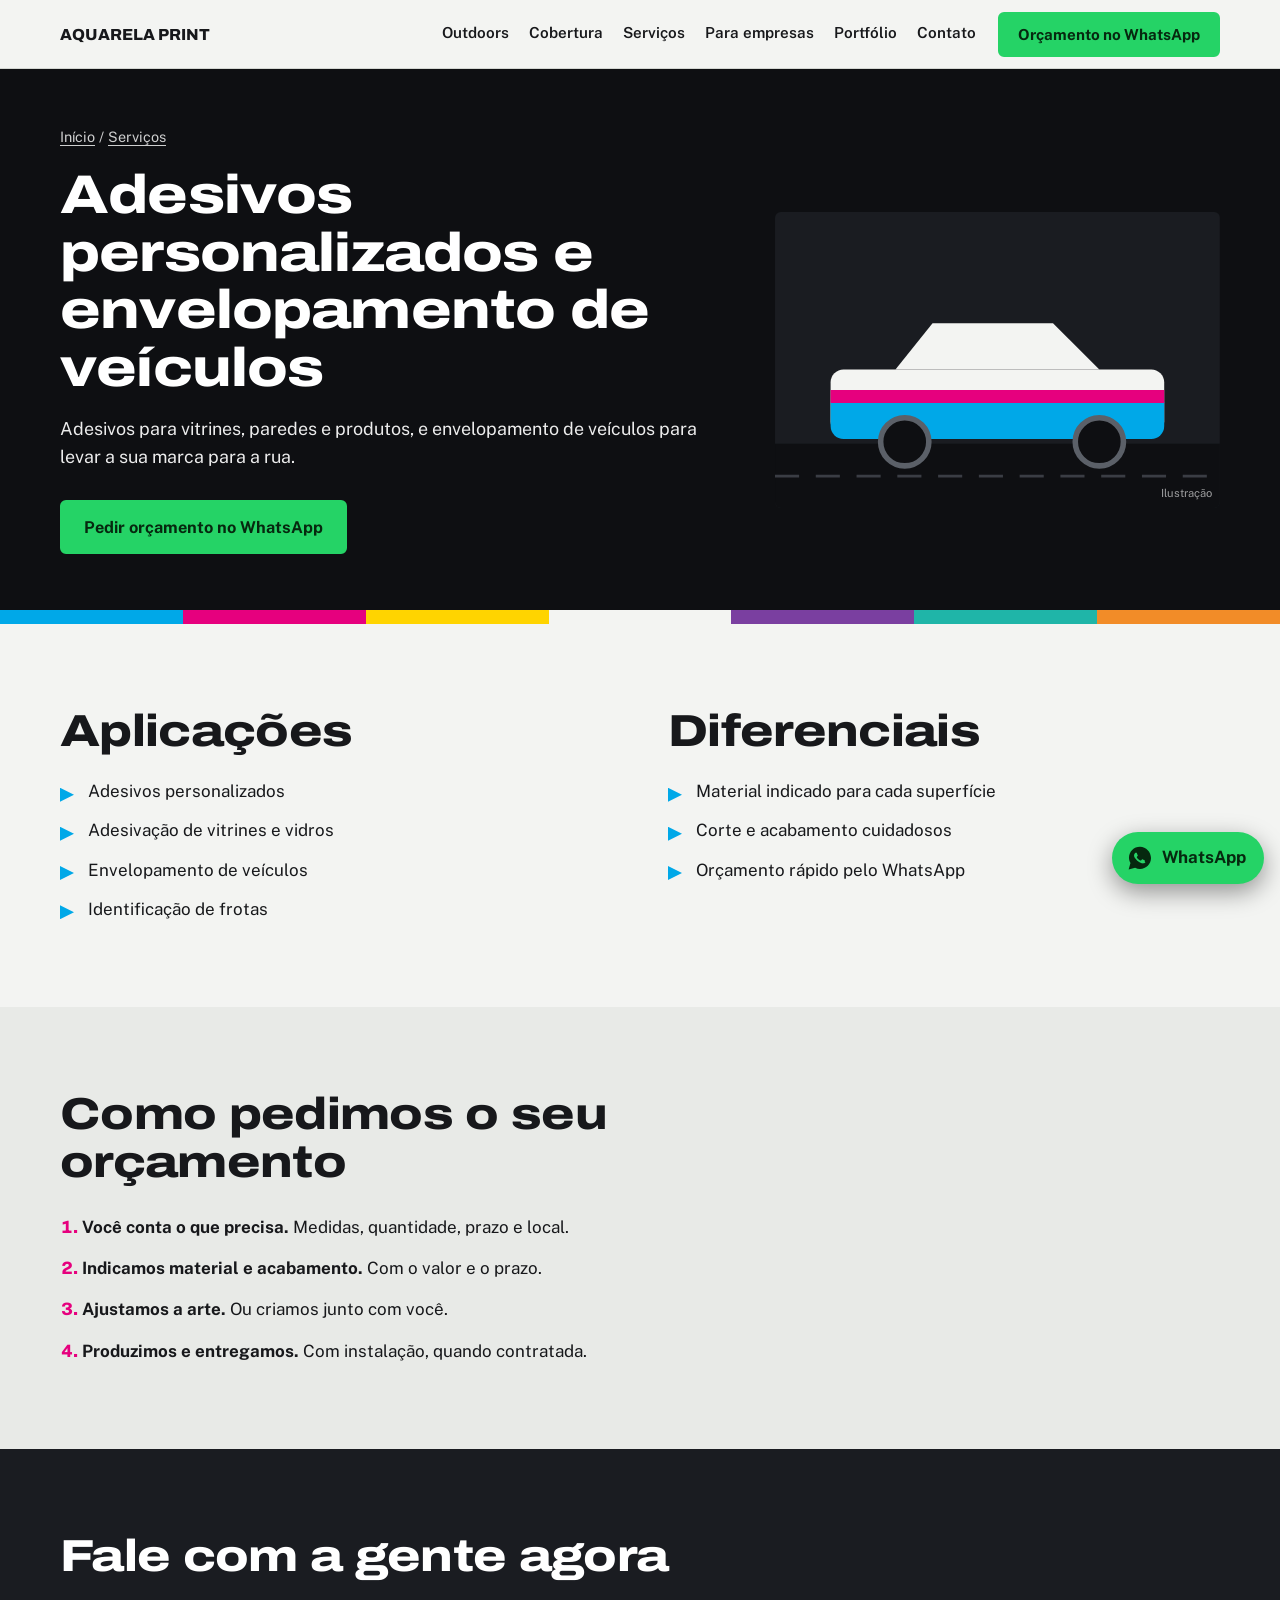
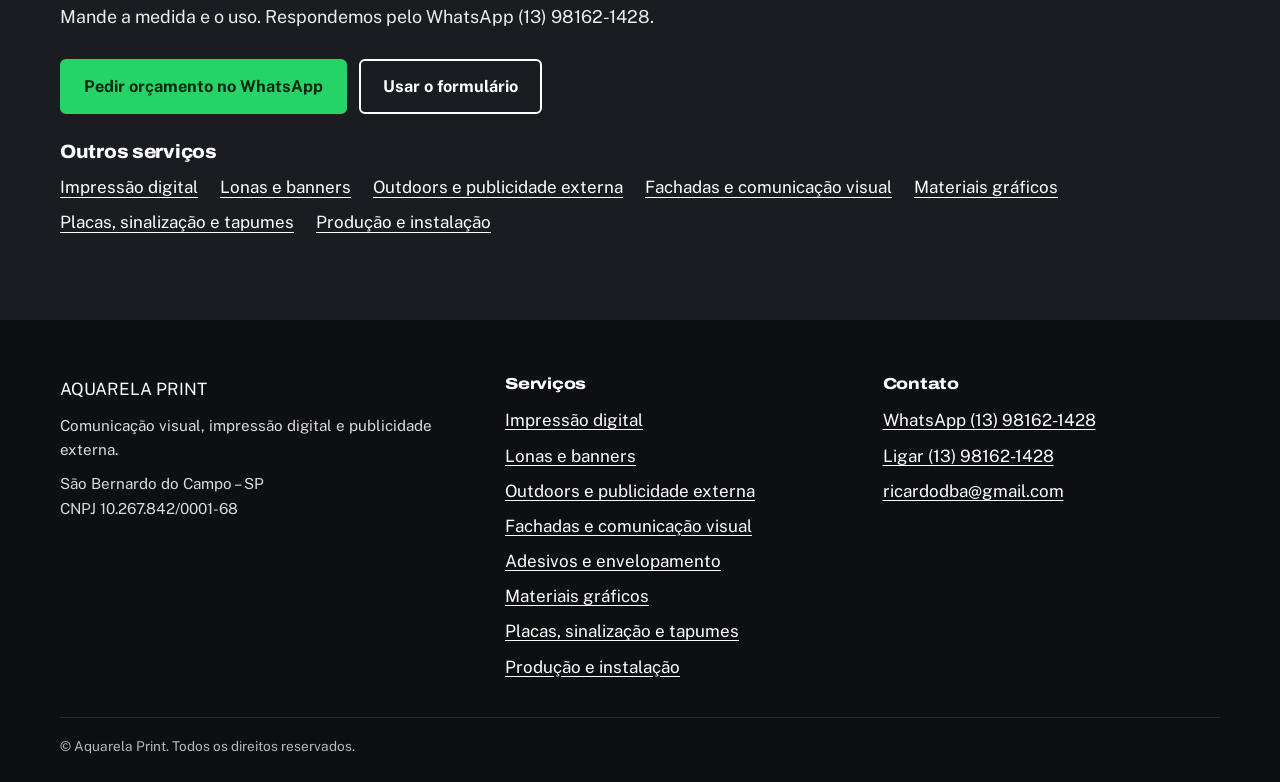
<file: adesivos-envelopamento.html>
<!doctype html><html lang="pt-BR"><head><meta charset="utf-8"><meta name="viewport" content="width=device-width,initial-scale=1">
<title>Adesivos personalizados e envelopamento de veículos | Aquarela Print</title><meta name="description" content="Adesivos personalizados, adesivação e envelopamento de veículos em São Bernardo do Campo."><link rel="canonical" href="https://aquarelaprint.com/adesivos-envelopamento.html">
<meta property="og:title" content="Adesivos personalizados e envelopamento de veículos | Aquarela Print"><meta property="og:description" content="Adesivos personalizados, adesivação e envelopamento de veículos em São Bernardo do Campo."><meta property="og:type" content="website"><meta property="og:locale" content="pt_BR">
<meta name="theme-color" content="#0E0F12"><link rel="preconnect" href="https://fonts.googleapis.com"><link rel="preconnect" href="https://fonts.gstatic.com" crossorigin><link href="https://fonts.googleapis.com/css2?family=Archivo:wdth,wght@62..125,500..900&family=Public+Sans:wght@400;500;600;700&display=swap" rel="stylesheet"><link rel="stylesheet" href="style.css">
<script async src="https://www.googletagmanager.com/gtag/js?id=AW-980950224"></script><script>window.dataLayer=window.dataLayer||[];function gtag(){dataLayer.push(arguments)}gtag('js',new Date());gtag('config','AW-980950224');</script>
<script type="application/ld+json">{"@context": "https://schema.org", "@type": "LocalBusiness", "name": "Aquarela Print", "telephone": "+55 13 98162-1428", "email": "ricardodba@gmail.com", "address": {"@type": "PostalAddress", "addressLocality": "São Bernardo do Campo", "addressRegion": "SP", "addressCountry": "BR"}, "description": "Comunicação visual, impressão digital e publicidade externa (outdoors, empenas e front light).", "taxID": "10.267.842/0001-68", "areaServed": ["São Bernardo do Campo", "Diadema", "Santo André", "Osasco", "Guarujá", "Balneário Camboriú"]}</script></head><body><a class="skip" href="#conteudo">Ir para o conteúdo</a>
<header class="top"><div class="wrap bar">
<a class="brand" href="index.html" aria-label="Aquarela Print, página inicial"><img src="https://decoracao.my.canva.site/aquarela/_assets/media/0cb3f3290da6b98d452fd7c65475c910.png" alt="Aquarela Print" width="170" height="73" onerror="this.replaceWith(document.createTextNode('AQUARELA PRINT'))"></a>
<nav aria-label="Principal"><a href="index.html#publicidade">Outdoors</a><a href="index.html#cobertura">Cobertura</a><a href="index.html#servicos">Serviços</a><a href="index.html#empresas">Para empresas</a><a href="index.html#portfolio">Portfólio</a><a href="index.html#contato">Contato</a></nav>
<a class="btn wa" href="https://wa.me/5513981621428?text=Ol%C3%A1%21%20Vim%20pelo%20site%20da%20Aquarela%20Print%20e%20gostaria%20de%20um%20or%C3%A7amento." target="_blank" rel="noopener">Orçamento no WhatsApp</a>
</div></header><main id="conteudo"><section class="phero"><div class="wrap"><p class="crumb"><a href="index.html">Início</a> / <a href="index.html#servicos">Serviços</a></p>
<div class="ptwo"><div><h1>Adesivos personalizados e envelopamento de veículos</h1><p class="lead">Adesivos para vitrines, paredes e produtos, e envelopamento de veículos para levar a sua marca para a rua.</p>
<div class="cta"><a class="btn big wa" href="https://wa.me/5513981621428?text=Ol%C3%A1%21%20Gostaria%20de%20um%20or%C3%A7amento%20de%20adesivos%20e%20envelopamento%20com%20a%20Aquarela%20Print." target="_blank" rel="noopener">Pedir orçamento no WhatsApp</a></div></div><div class="ill"><svg viewBox="0 0 480 320" role="img" aria-label="Ilustração" xmlns="http://www.w3.org/2000/svg"><rect width="480" height="320" fill="#1A1C21"/><rect y="250" width="480" height="70" fill="#0E0F12"/><path d="M0 285h480" stroke="#3a3d44" stroke-width="3" stroke-dasharray="26 18"/><rect x="60" y="170" width="360" height="70" rx="14" fill="#F3F4F2"/><path d="M130 170l40-50h130l50 50z" fill="#F3F4F2"/><path d="M60 205h360v26a14 14 0 0 1-14 14H74a14 14 0 0 1-14-14z" fill="#00A8E8"/><path d="M60 192h360v14H60z" fill="#E6007E"/><circle cx="140" cy="248" r="26" fill="#0E0F12" stroke="#5b6068" stroke-width="6"/><circle cx="350" cy="248" r="26" fill="#0E0F12" stroke="#5b6068" stroke-width="6"/></svg><span>Ilustração</span></div></div></div><div class="strip" aria-hidden="true"><i style="--c:#00A8E8"></i><i style="--c:#E6007E"></i><i style="--c:#FFD400"></i><i style="--c:#F3F4F2"></i><i style="--c:#7A3FA0"></i><i style="--c:#1FB5A8"></i><i style="--c:#F28C28"></i></div></section>
<section class="sec"><div class="wrap two">
<div><h2>Aplicações</h2><ul class="tick"><li>Adesivos personalizados</li><li>Adesivação de vitrines e vidros</li><li>Envelopamento de veículos</li><li>Identificação de frotas</li></ul></div>
<div><h2>Diferenciais</h2><ul class="tick"><li>Material indicado para cada superfície</li><li>Corte e acabamento cuidadosos</li><li>Orçamento rápido pelo WhatsApp</li></ul></div></div></section>
<section class="sec soft"><div class="wrap"><h2>Como pedimos o seu orçamento</h2>
<ol class="steps"><li><strong>Você conta o que precisa.</strong> Medidas, quantidade, prazo e local.</li><li><strong>Indicamos material e acabamento.</strong> Com o valor e o prazo.</li><li><strong>Ajustamos a arte.</strong> Ou criamos junto com você.</li><li><strong>Produzimos e entregamos.</strong> Com instalação, quando contratada.</li></ol></div></section>
<section class="sec ink"><div class="wrap"><h2>Fale com a gente agora</h2><p class="lead">Mande a medida e o uso. Respondemos pelo WhatsApp (13) 98162-1428.</p>
<div class="cta"><a class="btn big wa" href="https://wa.me/5513981621428?text=Ol%C3%A1%21%20Gostaria%20de%20um%20or%C3%A7amento%20de%20adesivos%20e%20envelopamento%20com%20a%20Aquarela%20Print." target="_blank" rel="noopener">Pedir orçamento no WhatsApp</a><a class="btn big ghost lt" href="index.html#contato">Usar o formulário</a></div>
<h3 class="sub">Outros serviços</h3><ul class="olist"><li><a href="impressao-digital.html">Impressão digital</a></li><li><a href="lonas-banners.html">Lonas e banners</a></li><li><a href="outdoors-publicidade-externa.html">Outdoors e publicidade externa</a></li><li><a href="fachadas-comunicacao-visual.html">Fachadas e comunicação visual</a></li><li><a href="materiais-graficos.html">Materiais gráficos</a></li><li><a href="placas-sinalizacao.html">Placas, sinalização e tapumes</a></li><li><a href="producao-instalacao.html">Produção e instalação</a></li></ul></div></section></main><footer class="foot"><div class="wrap fgrid">
<div><img class="flogo" src="https://decoracao.my.canva.site/aquarela/_assets/media/0cb3f3290da6b98d452fd7c65475c910.png" alt="Aquarela Print" width="150" height="65" onerror="this.replaceWith(document.createTextNode('AQUARELA PRINT'))">
<p>Comunicação visual, impressão digital e publicidade externa.</p><p>São Bernardo do Campo – SP<br>CNPJ 10.267.842/0001-68</p></div>
<div><h2>Serviços</h2><ul><li><a href="impressao-digital.html">Impressão digital</a></li><li><a href="lonas-banners.html">Lonas e banners</a></li><li><a href="outdoors-publicidade-externa.html">Outdoors e publicidade externa</a></li><li><a href="fachadas-comunicacao-visual.html">Fachadas e comunicação visual</a></li><li><a href="adesivos-envelopamento.html">Adesivos e envelopamento</a></li><li><a href="materiais-graficos.html">Materiais gráficos</a></li><li><a href="placas-sinalizacao.html">Placas, sinalização e tapumes</a></li><li><a href="producao-instalacao.html">Produção e instalação</a></li></ul></div>
<div><h2>Contato</h2><ul><li><a href="https://wa.me/5513981621428" target="_blank" rel="noopener">WhatsApp (13) 98162-1428</a></li><li><a href="tel:+5513981621428">Ligar (13) 98162-1428</a></li><li><a href="mailto:ricardodba@gmail.com">ricardodba@gmail.com</a></li></ul></div>
</div><div class="wrap copy">© Aquarela Print. Todos os direitos reservados.</div></footer>
<a class="float" href="https://wa.me/5513981621428?text=Ol%C3%A1%21%20Vim%20pelo%20site%20da%20Aquarela%20Print%20e%20gostaria%20de%20um%20or%C3%A7amento." target="_blank" rel="noopener" aria-label="Chamar no WhatsApp"><svg viewBox="0 0 32 32" width="28" height="28" aria-hidden="true"><path fill="currentColor" d="M16 3C9 3 3.4 8.6 3.4 15.5c0 2.3.6 4.4 1.7 6.3L3 29l7.4-2c1.8 1 3.7 1.500 5.600 1.500 7 0 12.600-5.600 12.600-12.500S23 3 16 3zm6.300 17.500c-.3.800-1.600 1.500-2.200 1.600-.6.100-1.300.1-2.100-.1-.5-.2-1.100-.4-1.900-.8-3.300-1.400-5.400-4.700-5.600-4.900-.2-.2-1.300-1.700-1.300-3.200s.8-2.300 1.100-2.600c.3-.3.600-.4.800-.4h.6c.2 0 .5-.1.700.5.300.600.900 2.100 1 2.200.1.200.1.400 0 .6-.1.200-.2.400-.4.600l-.5.600c-.2.200-.3.400-.1.700.2.300.8 1.300 1.700 2.100 1.100 1 2.100 1.300 2.400 1.500.3.100.5.100.7-.1.200-.3.800-.9 1-1.200.2-.3.400-.2.700-.1.300.1 1.800.9 2.100 1 .3.200.5.200.6.400.1.100.1.800-.2 1.600z"/></svg><span>WhatsApp</span></a>
<script src="site.js" defer></script></body></html>
</file>
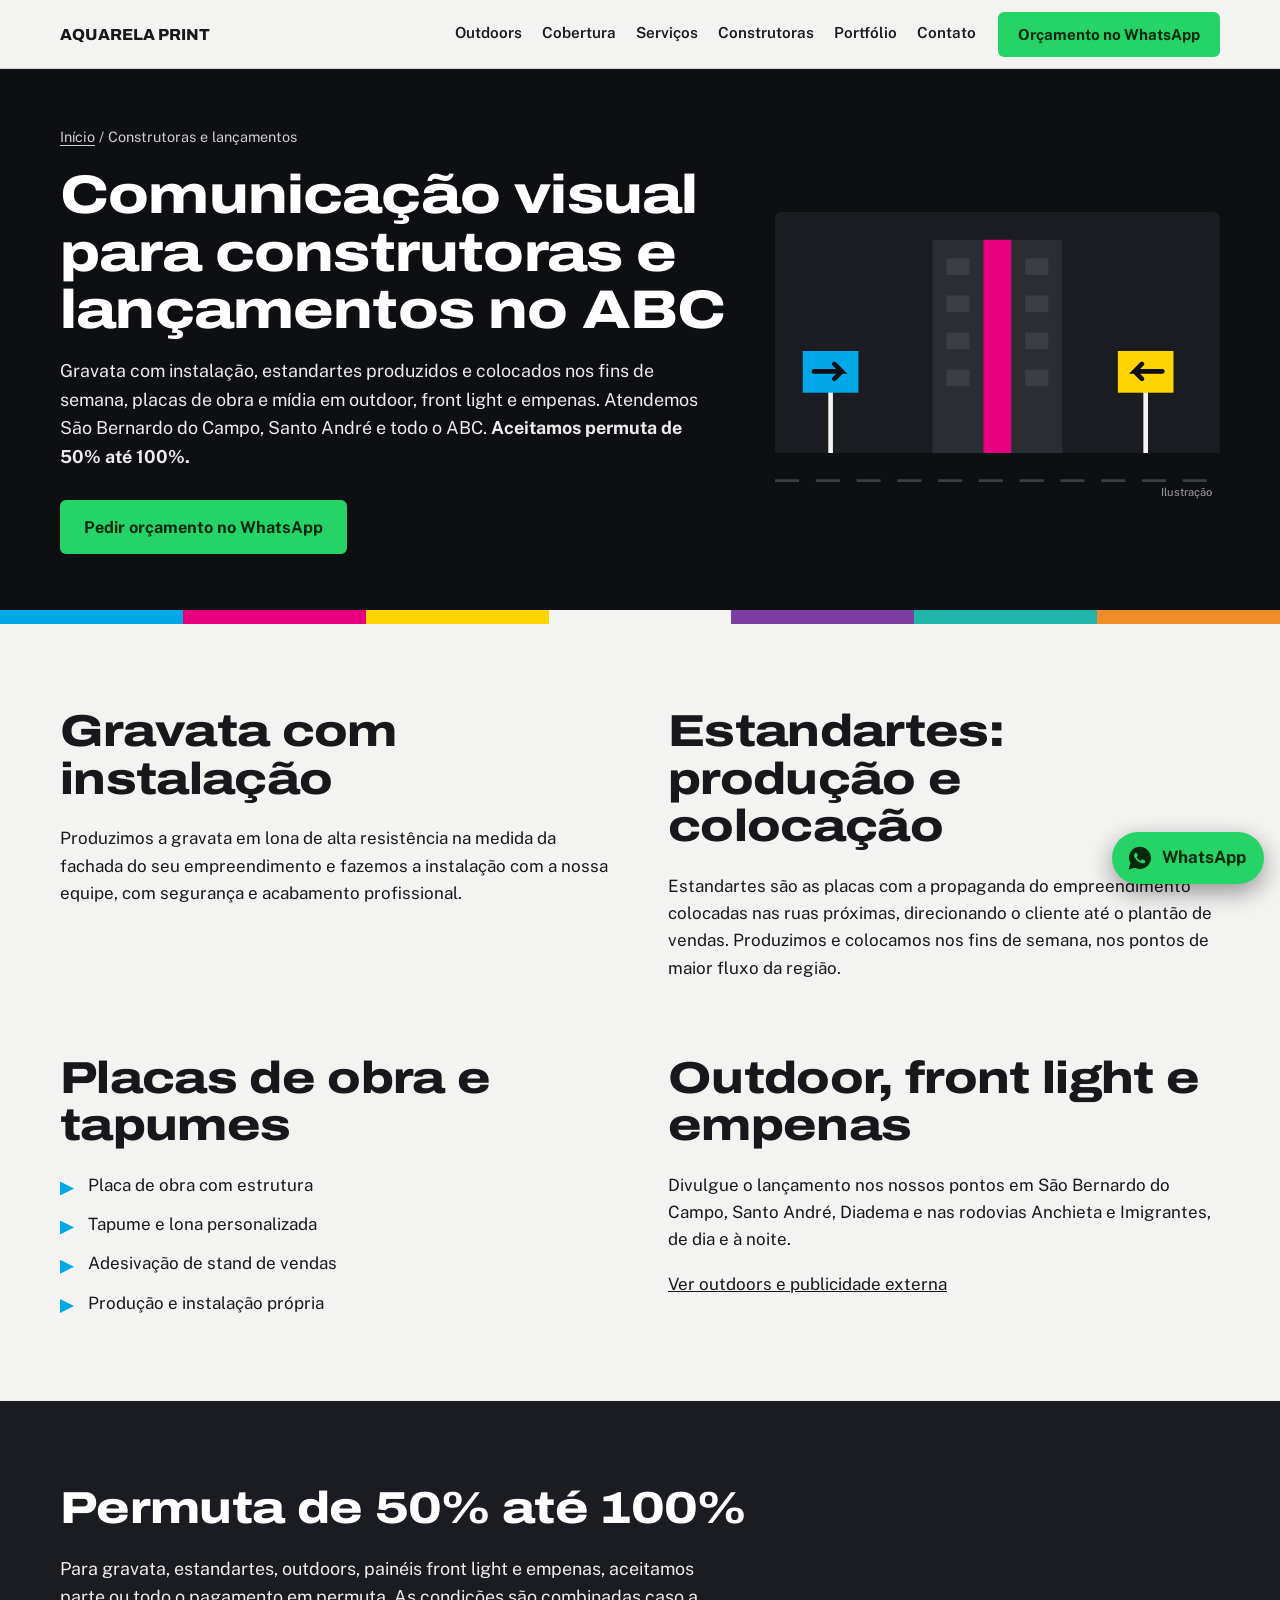
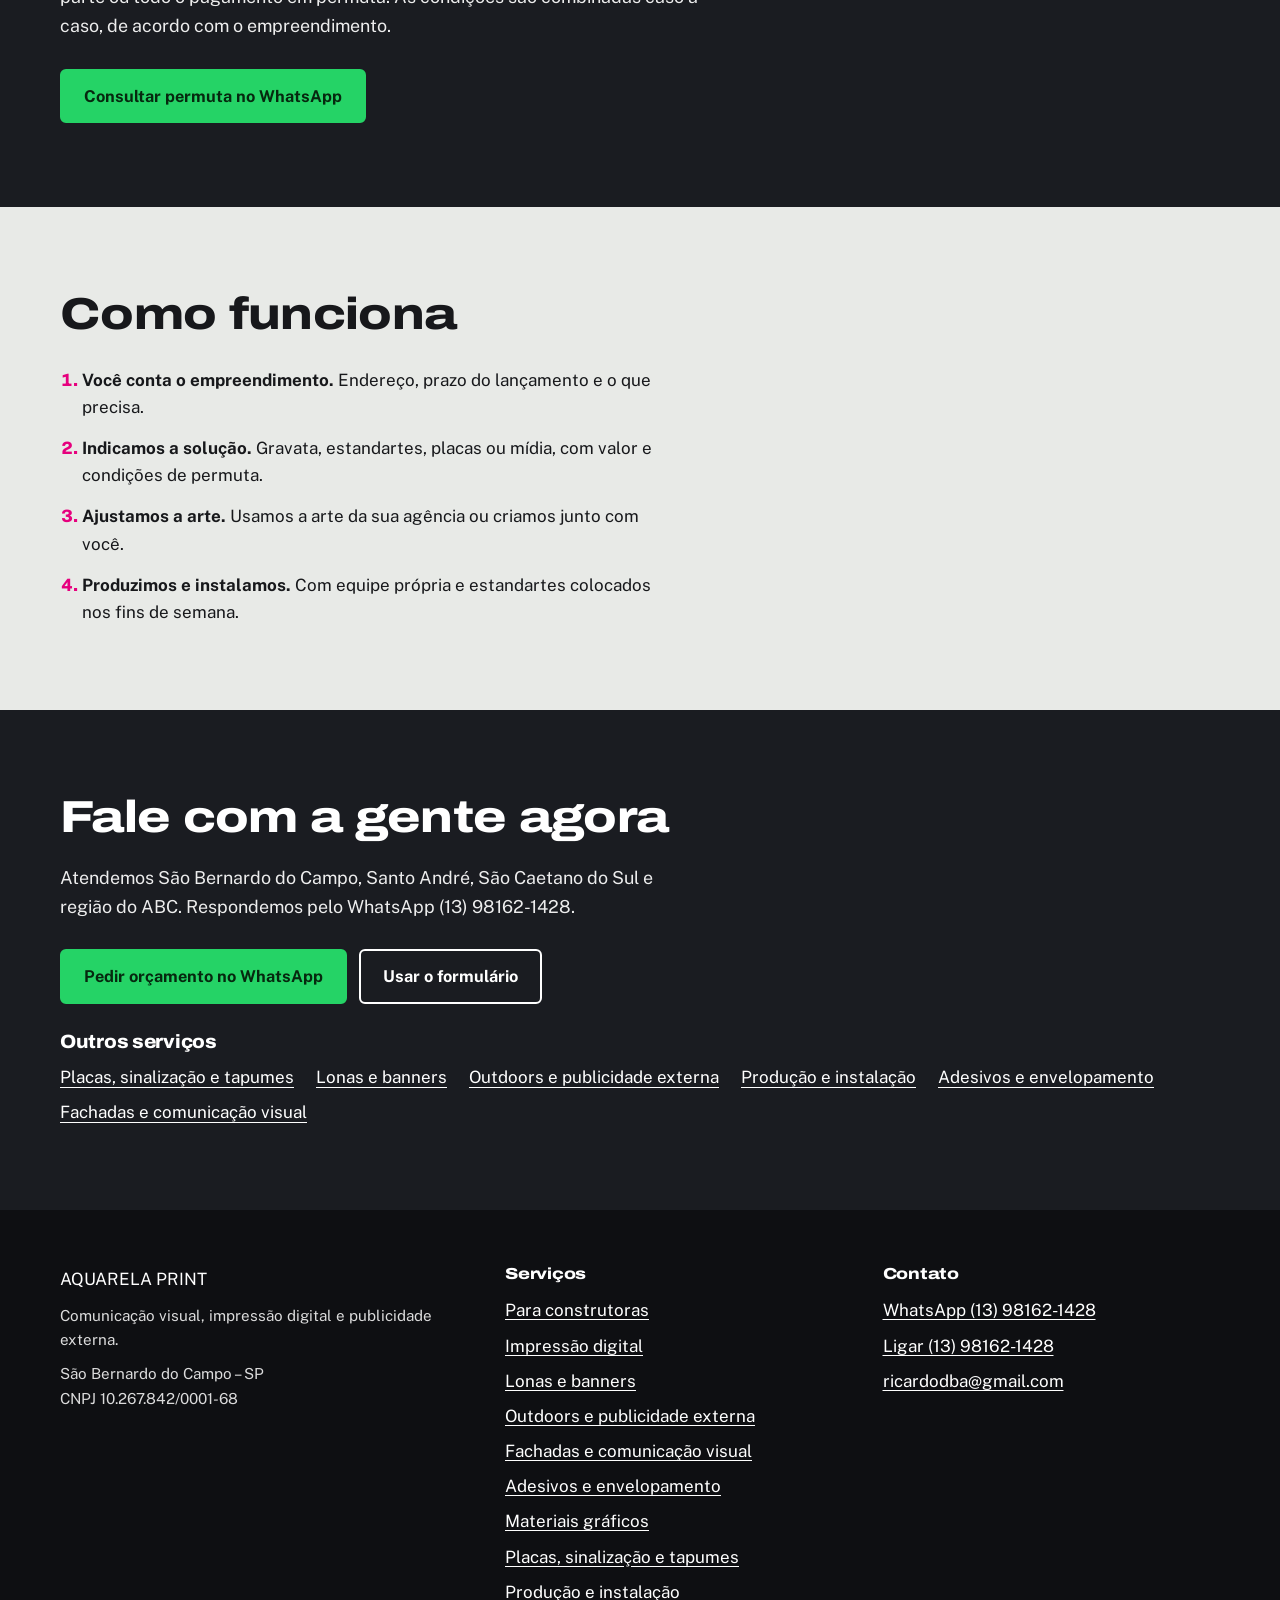
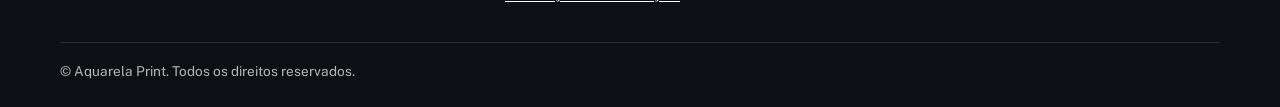
<file: construtoras.html>
<!doctype html><html lang="pt-BR"><head><meta charset="utf-8"><meta name="viewport" content="width=device-width,initial-scale=1">
<title>Gravata, estandarte e placa de obra para construtoras no ABC | Aquarela Print</title><meta name="description" content="Gravata com instalação, produção e colocação de estandartes nos fins de semana, placas de obra, outdoor, front light e empenas para construtoras no ABC. Aceitamos permuta de 50% até 100%."><link rel="canonical" href="https://aquarelaprint.com/construtoras.html">
<meta property="og:title" content="Comunicação visual para construtoras no ABC | Aquarela Print"><meta property="og:description" content="Gravata com instalação, estandartes nos fins de semana, placas de obra, outdoor, front light e empenas. Permuta de 50% até 100%."><meta property="og:type" content="website"><meta property="og:locale" content="pt_BR">
<meta name="theme-color" content="#0E0F12"><link rel="preconnect" href="https://fonts.googleapis.com"><link rel="preconnect" href="https://fonts.gstatic.com" crossorigin><link href="https://fonts.googleapis.com/css2?family=Archivo:wdth,wght@62..125,500..900&family=Public+Sans:wght@400;500;600;700&display=swap" rel="stylesheet"><link rel="stylesheet" href="style.css">
<script async src="https://www.googletagmanager.com/gtag/js?id=AW-980950224"></script><script>window.dataLayer=window.dataLayer||[];function gtag(){dataLayer.push(arguments)}gtag('js',new Date());gtag('config','AW-980950224');</script>
<script type="application/ld+json">{"@context": "https://schema.org", "@type": "LocalBusiness", "name": "Aquarela Print", "telephone": "+55 13 98162-1428", "email": "ricardodba@gmail.com", "address": {"@type": "PostalAddress", "addressLocality": "São Bernardo do Campo", "addressRegion": "SP", "addressCountry": "BR"}, "description": "Gravata, estandartes, placas de obra, outdoors, front light e empenas para construtoras e lançamentos imobiliários no ABC.", "taxID": "10.267.842/0001-68", "areaServed": ["São Bernardo do Campo", "Santo André", "São Caetano do Sul", "Diadema"]}</script></head><body><a class="skip" href="#conteudo">Ir para o conteúdo</a>
<header class="top"><div class="wrap bar">
<a class="brand" href="index.html" aria-label="Aquarela Print, página inicial"><img src="https://decoracao.my.canva.site/aquarela/_assets/media/0cb3f3290da6b98d452fd7c65475c910.png" alt="Aquarela Print" width="170" height="73" onerror="this.replaceWith(document.createTextNode('AQUARELA PRINT'))"></a>
<nav aria-label="Principal"><a href="index.html#publicidade">Outdoors</a><a href="index.html#cobertura">Cobertura</a><a href="index.html#servicos">Serviços</a><a href="construtoras.html">Construtoras</a><a href="index.html#portfolio">Portfólio</a><a href="index.html#contato">Contato</a></nav>
<a class="btn wa" href="https://wa.me/5513981621428?text=Ol%C3%A1%21%20Sou%20de%20construtora%20e%20quero%20um%20or%C3%A7amento%20com%20a%20Aquarela%20Print." target="_blank" rel="noopener">Orçamento no WhatsApp</a>
</div></header><main id="conteudo"><section class="phero"><div class="wrap"><p class="crumb"><a href="index.html">Início</a> / Construtoras e lançamentos</p>
<div class="ptwo"><div><h1>Comunicação visual para construtoras e lançamentos no ABC</h1><p class="lead">Gravata com instalação, estandartes produzidos e colocados nos fins de semana, placas de obra e mídia em outdoor, front light e empenas. Atendemos São Bernardo do Campo, Santo André e todo o ABC. <strong>Aceitamos permuta de 50% até 100%.</strong></p>
<div class="cta"><a class="btn big wa" href="https://wa.me/5513981621428?text=Ol%C3%A1%21%20Sou%20de%20construtora%20e%20quero%20or%C3%A7amento%20de%20gravata%2C%20estandarte%20ou%20outdoor%20com%20permuta." target="_blank" rel="noopener">Pedir orçamento no WhatsApp</a></div></div><div class="ill"><svg viewBox="0 0 480 320" role="img" aria-label="Ilustração de prédio com gravata e estandartes" xmlns="http://www.w3.org/2000/svg"><rect width="480" height="320" fill="#1A1C21"/><rect y="260" width="480" height="60" fill="#0E0F12"/><path d="M0 290h480" stroke="#3a3d44" stroke-width="3" stroke-dasharray="26 18"/><rect x="170" y="30" width="140" height="230" fill="#2a2d34"/><rect x="225" y="30" width="30" height="230" fill="#E6007E"/><g fill="#3a3d44"><rect x="185" y="50" width="25" height="18"/><rect x="270" y="50" width="25" height="18"/><rect x="185" y="90" width="25" height="18"/><rect x="270" y="90" width="25" height="18"/><rect x="185" y="130" width="25" height="18"/><rect x="270" y="130" width="25" height="18"/><rect x="185" y="170" width="25" height="18"/><rect x="270" y="170" width="25" height="18"/></g><g><path d="M60 260v-70" stroke="#F3F4F2" stroke-width="5"/><rect x="30" y="150" width="60" height="45" fill="#00A8E8"/><path d="M400 260v-70" stroke="#F3F4F2" stroke-width="5"/><rect x="370" y="150" width="60" height="45" fill="#FFD400"/><path d="M42 172h30l-8-8M42 172l0 0M72 172l-8 8" stroke="#0E0F12" stroke-width="5" fill="none" stroke-linecap="round"/><path d="M418 172h-30l8-8M388 172l8 8" stroke="#0E0F12" stroke-width="5" fill="none" stroke-linecap="round"/></g></svg><span>Ilustração</span></div></div></div><div class="strip" aria-hidden="true"><i style="--c:#00A8E8"></i><i style="--c:#E6007E"></i><i style="--c:#FFD400"></i><i style="--c:#F3F4F2"></i><i style="--c:#7A3FA0"></i><i style="--c:#1FB5A8"></i><i style="--c:#F28C28"></i></div></section>
<section class="sec"><div class="wrap two">
<div><h2>Gravata com instalação</h2><p>Produzimos a gravata em lona de alta resistência na medida da fachada do seu empreendimento e fazemos a instalação com a nossa equipe, com segurança e acabamento profissional.</p></div>
<div><h2>Estandartes: produção e colocação</h2><p>Estandartes são as placas com a propaganda do empreendimento colocadas nas ruas próximas, direcionando o cliente até o plantão de vendas. Produzimos e colocamos nos fins de semana, nos pontos de maior fluxo da região.</p></div>
<div><h2>Placas de obra e tapumes</h2><ul class="tick"><li>Placa de obra com estrutura</li><li>Tapume e lona personalizada</li><li>Adesivação de stand de vendas</li><li>Produção e instalação própria</li></ul></div>
<div><h2>Outdoor, front light e empenas</h2><p>Divulgue o lançamento nos nossos pontos em São Bernardo do Campo, Santo André, Diadema e nas rodovias Anchieta e Imigrantes, de dia e à noite.</p><p><a href="outdoors-publicidade-externa.html">Ver outdoors e publicidade externa</a></p></div>
</div></section>
<section class="sec ink"><div class="wrap"><h2>Permuta de 50% até 100%</h2><p class="lead">Para gravata, estandartes, outdoors, painéis front light e empenas, aceitamos parte ou todo o pagamento em permuta. As condições são combinadas caso a caso, de acordo com o empreendimento.</p>
<div class="cta"><a class="btn big wa" href="https://wa.me/5513981621428?text=Ol%C3%A1%21%20Sou%20de%20construtora%20e%20quero%20saber%20sobre%20a%20permuta%20com%20a%20Aquarela%20Print." target="_blank" rel="noopener">Consultar permuta no WhatsApp</a></div></div></section>
<section class="sec soft"><div class="wrap"><h2>Como funciona</h2>
<ol class="steps"><li><strong>Você conta o empreendimento.</strong> Endereço, prazo do lançamento e o que precisa.</li><li><strong>Indicamos a solução.</strong> Gravata, estandartes, placas ou mídia, com valor e condições de permuta.</li><li><strong>Ajustamos a arte.</strong> Usamos a arte da sua agência ou criamos junto com você.</li><li><strong>Produzimos e instalamos.</strong> Com equipe própria e estandartes colocados nos fins de semana.</li></ol></div></section>
<section class="sec ink"><div class="wrap"><h2>Fale com a gente agora</h2><p class="lead">Atendemos São Bernardo do Campo, Santo André, São Caetano do Sul e região do ABC. Respondemos pelo WhatsApp (13) 98162-1428.</p>
<div class="cta"><a class="btn big wa" href="https://wa.me/5513981621428?text=Ol%C3%A1%21%20Sou%20de%20construtora%20e%20quero%20um%20or%C3%A7amento%20com%20a%20Aquarela%20Print." target="_blank" rel="noopener">Pedir orçamento no WhatsApp</a><a class="btn big ghost lt" href="index.html#contato">Usar o formulário</a></div>
<h3 class="sub">Outros serviços</h3><ul class="olist"><li><a href="placas-sinalizacao.html">Placas, sinalização e tapumes</a></li><li><a href="lonas-banners.html">Lonas e banners</a></li><li><a href="outdoors-publicidade-externa.html">Outdoors e publicidade externa</a></li><li><a href="producao-instalacao.html">Produção e instalação</a></li><li><a href="adesivos-envelopamento.html">Adesivos e envelopamento</a></li><li><a href="fachadas-comunicacao-visual.html">Fachadas e comunicação visual</a></li></ul></div></section></main><footer class="foot"><div class="wrap fgrid">
<div><img class="flogo" src="https://decoracao.my.canva.site/aquarela/_assets/media/0cb3f3290da6b98d452fd7c65475c910.png" alt="Aquarela Print" width="150" height="65" onerror="this.replaceWith(document.createTextNode('AQUARELA PRINT'))">
<p>Comunicação visual, impressão digital e publicidade externa.</p><p>São Bernardo do Campo – SP<br>CNPJ 10.267.842/0001-68</p></div>
<div><h2>Serviços</h2><ul><li><a href="construtoras.html">Para construtoras</a></li><li><a href="impressao-digital.html">Impressão digital</a></li><li><a href="lonas-banners.html">Lonas e banners</a></li><li><a href="outdoors-publicidade-externa.html">Outdoors e publicidade externa</a></li><li><a href="fachadas-comunicacao-visual.html">Fachadas e comunicação visual</a></li><li><a href="adesivos-envelopamento.html">Adesivos e envelopamento</a></li><li><a href="materiais-graficos.html">Materiais gráficos</a></li><li><a href="placas-sinalizacao.html">Placas, sinalização e tapumes</a></li><li><a href="producao-instalacao.html">Produção e instalação</a></li></ul></div>
<div><h2>Contato</h2><ul><li><a href="https://wa.me/5513981621428" target="_blank" rel="noopener">WhatsApp (13) 98162-1428</a></li><li><a href="tel:+5513981621428">Ligar (13) 98162-1428</a></li><li><a href="mailto:ricardodba@gmail.com">ricardodba@gmail.com</a></li></ul></div>
</div><div class="wrap copy">© Aquarela Print. Todos os direitos reservados.</div></footer>
<a class="float" href="https://wa.me/5513981621428?text=Ol%C3%A1%21%20Sou%20de%20construtora%20e%20quero%20um%20or%C3%A7amento%20com%20a%20Aquarela%20Print." target="_blank" rel="noopener" aria-label="Chamar no WhatsApp"><svg viewBox="0 0 32 32" width="28" height="28" aria-hidden="true"><path fill="currentColor" d="M16 3C9 3 3.4 8.6 3.4 15.5c0 2.3.6 4.4 1.7 6.3L3 29l7.4-2c1.8 1 3.7 1.5 5.6 1.5 7 0 12.6-5.6 12.6-12.5S23 3 16 3zm6.3 17.5c-.3.8-1.6 1.5-2.2 1.6-.6.1-1.3.1-2.1-.1-.5-.2-1.1-.4-1.9-.8-3.3-1.4-5.4-4.7-5.6-4.9-.2-.2-1.3-1.7-1.3-3.2s.8-2.3 1.1-2.6c.3-.3.6-.4.8-.4h.6c.2 0 .5-.1.7.5.3.6.9 2.1 1 2.200.1.2.1.4 0 .6-.1.2-.2.4-.4.6l-.5.6c-.2.2-.3.4-.1.7.2.3.8 1.3 1.7 2.1 1.1 1 2.1 1.3 2.4 1.5.3.1.5.1.7-.1.2-.3.8-.9 1-1.2.2-.3.4-.2.7-.1.3.1 1.8.9 2.1 1 .3.2.5.2.6.4.1.1.1.8-.2 1.6z"/></svg><span>WhatsApp</span></a>
<script src="site.js" defer></script></body></html>
</file>
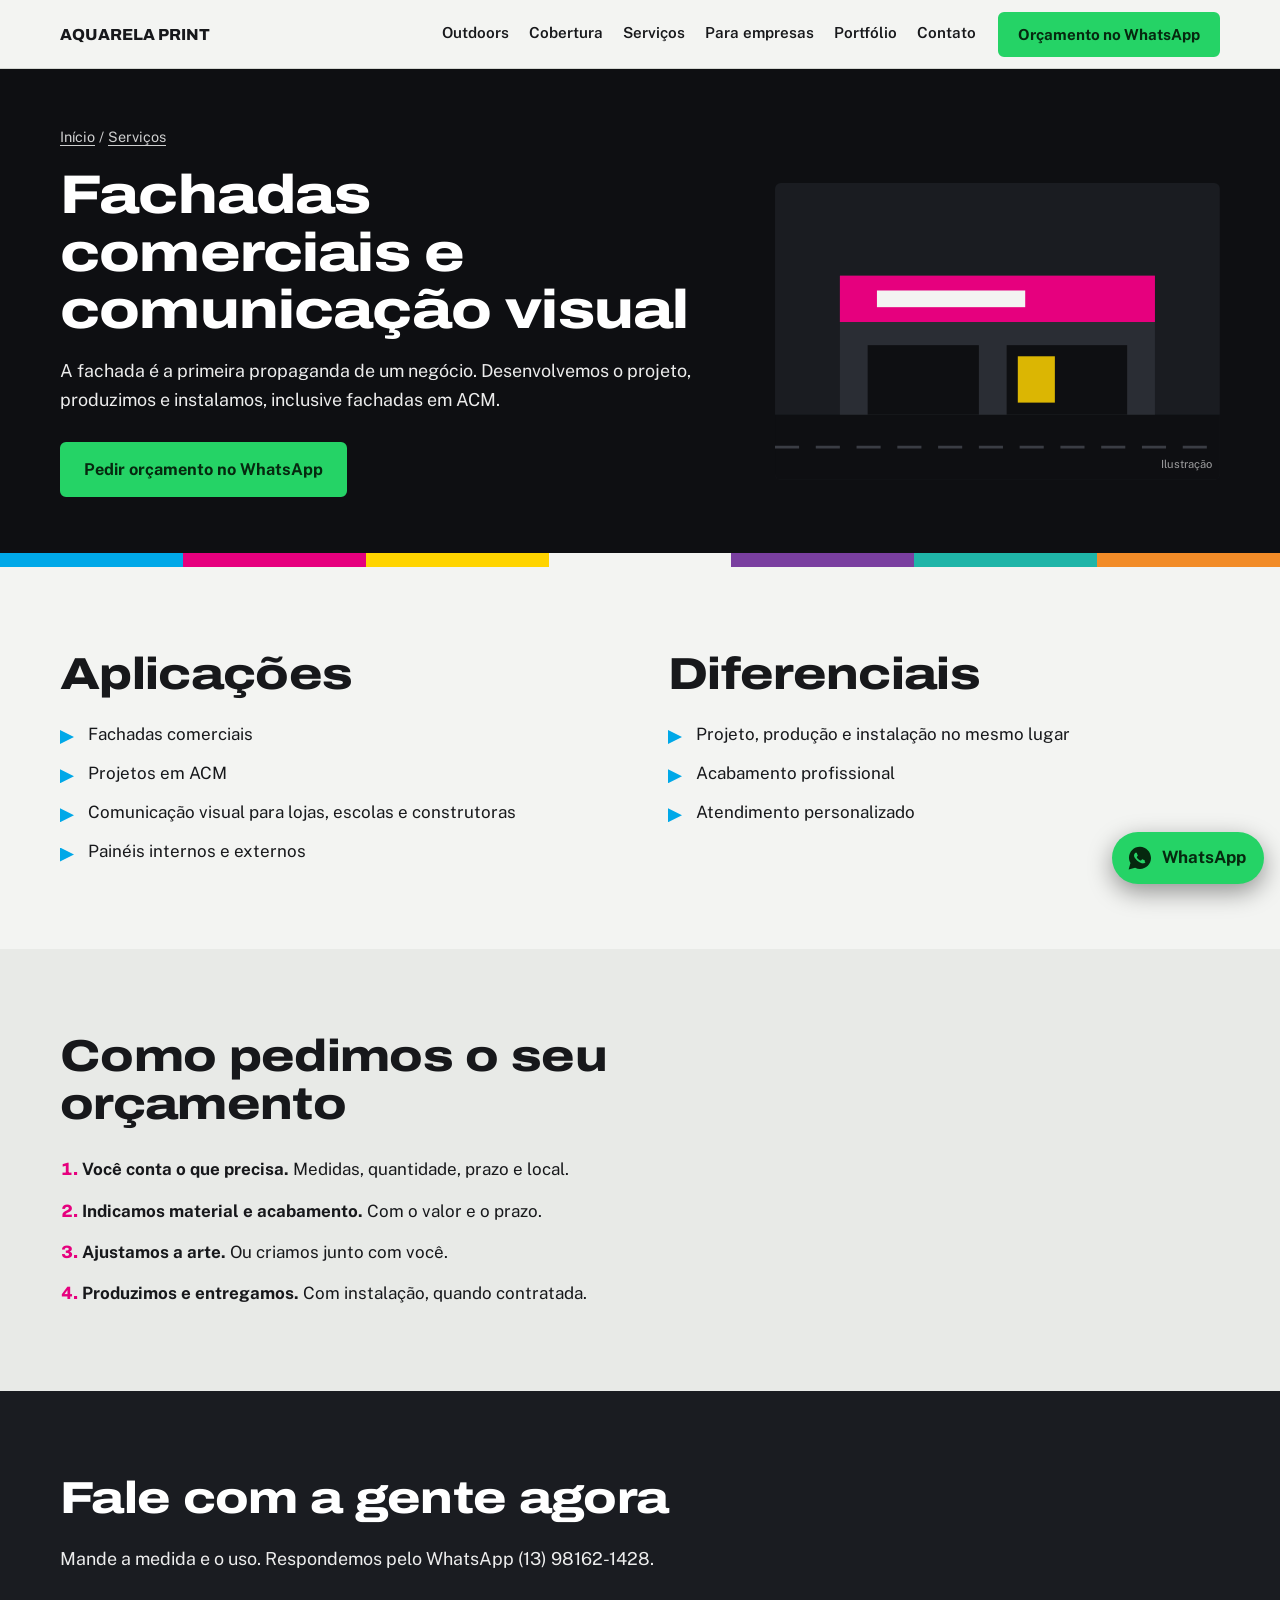
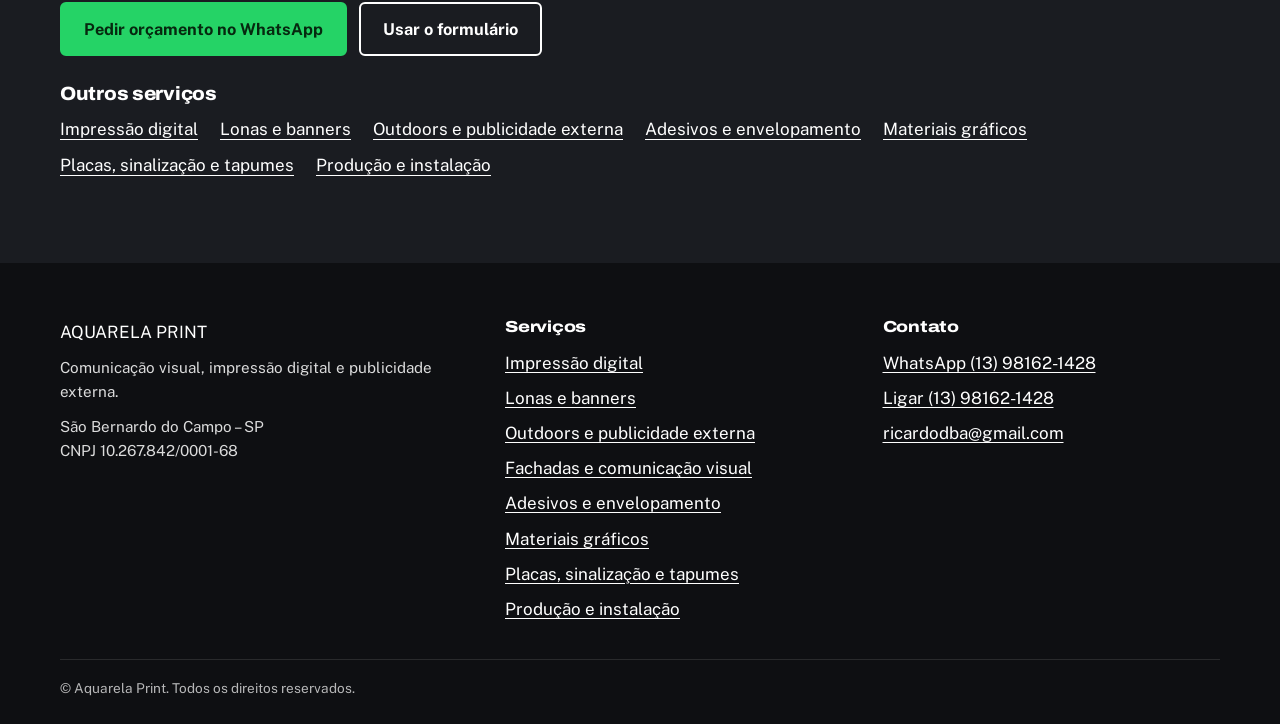
<file: fachadas-comunicacao-visual.html>
<!doctype html><html lang="pt-BR"><head><meta charset="utf-8"><meta name="viewport" content="width=device-width,initial-scale=1">
<title>Fachadas comerciais e comunicação visual | Aquarela Print</title><meta name="description" content="Fachadas comerciais e comunicação visual para empresas em São Bernardo do Campo, incluindo fachadas em ACM."><link rel="canonical" href="https://aquarelaprint.com/fachadas-comunicacao-visual.html">
<meta property="og:title" content="Fachadas comerciais e comunicação visual | Aquarela Print"><meta property="og:description" content="Fachadas comerciais e comunicação visual para empresas em São Bernardo do Campo, incluindo fachadas em ACM."><meta property="og:type" content="website"><meta property="og:locale" content="pt_BR">
<meta name="theme-color" content="#0E0F12"><link rel="preconnect" href="https://fonts.googleapis.com"><link rel="preconnect" href="https://fonts.gstatic.com" crossorigin><link href="https://fonts.googleapis.com/css2?family=Archivo:wdth,wght@62..125,500..900&family=Public+Sans:wght@400;500;600;700&display=swap" rel="stylesheet"><link rel="stylesheet" href="style.css">
<script async src="https://www.googletagmanager.com/gtag/js?id=AW-980950224"></script><script>window.dataLayer=window.dataLayer||[];function gtag(){dataLayer.push(arguments)}gtag('js',new Date());gtag('config','AW-980950224');</script>
<script type="application/ld+json">{"@context": "https://schema.org", "@type": "LocalBusiness", "name": "Aquarela Print", "telephone": "+55 13 98162-1428", "email": "ricardodba@gmail.com", "address": {"@type": "PostalAddress", "addressLocality": "São Bernardo do Campo", "addressRegion": "SP", "addressCountry": "BR"}, "description": "Comunicação visual, impressão digital e publicidade externa (outdoors, empenas e front light).", "taxID": "10.267.842/0001-68", "areaServed": ["São Bernardo do Campo", "Diadema", "Santo André", "Osasco", "Guarujá", "Balneário Camboriú"]}</script></head><body><a class="skip" href="#conteudo">Ir para o conteúdo</a>
<header class="top"><div class="wrap bar">
<a class="brand" href="index.html" aria-label="Aquarela Print, página inicial"><img src="https://decoracao.my.canva.site/aquarela/_assets/media/0cb3f3290da6b98d452fd7c65475c910.png" alt="Aquarela Print" width="170" height="73" onerror="this.replaceWith(document.createTextNode('AQUARELA PRINT'))"></a>
<nav aria-label="Principal"><a href="index.html#publicidade">Outdoors</a><a href="index.html#cobertura">Cobertura</a><a href="index.html#servicos">Serviços</a><a href="index.html#empresas">Para empresas</a><a href="index.html#portfolio">Portfólio</a><a href="index.html#contato">Contato</a></nav>
<a class="btn wa" href="https://wa.me/5513981621428?text=Ol%C3%A1%21%20Vim%20pelo%20site%20da%20Aquarela%20Print%20e%20gostaria%20de%20um%20or%C3%A7amento." target="_blank" rel="noopener">Orçamento no WhatsApp</a>
</div></header><main id="conteudo"><section class="phero"><div class="wrap"><p class="crumb"><a href="index.html">Início</a> / <a href="index.html#servicos">Serviços</a></p>
<div class="ptwo"><div><h1>Fachadas comerciais e comunicação visual</h1><p class="lead">A fachada é a primeira propaganda de um negócio. Desenvolvemos o projeto, produzimos e instalamos, inclusive fachadas em ACM.</p>
<div class="cta"><a class="btn big wa" href="https://wa.me/5513981621428?text=Ol%C3%A1%21%20Gostaria%20de%20um%20or%C3%A7amento%20de%20fachadas%20e%20comunica%C3%A7%C3%A3o%20visual%20com%20a%20Aquarela%20Print." target="_blank" rel="noopener">Pedir orçamento no WhatsApp</a></div></div><div class="ill"><svg viewBox="0 0 480 320" role="img" aria-label="Ilustração" xmlns="http://www.w3.org/2000/svg"><rect width="480" height="320" fill="#1A1C21"/><rect y="250" width="480" height="70" fill="#0E0F12"/><path d="M0 285h480" stroke="#3a3d44" stroke-width="3" stroke-dasharray="26 18"/><rect x="70" y="100" width="340" height="150" fill="#2a2d34"/><rect x="70" y="100" width="340" height="50" fill="#E6007E"/><rect x="110" y="116" width="160" height="18" fill="#F3F4F2"/><rect x="100" y="175" width="120" height="75" fill="#0E0F12"/><rect x="250" y="175" width="130" height="75" fill="#0E0F12"/><rect x="262" y="187" width="40" height="50" fill="#FFD400" opacity=".85"/></svg><span>Ilustração</span></div></div></div><div class="strip" aria-hidden="true"><i style="--c:#00A8E8"></i><i style="--c:#E6007E"></i><i style="--c:#FFD400"></i><i style="--c:#F3F4F2"></i><i style="--c:#7A3FA0"></i><i style="--c:#1FB5A8"></i><i style="--c:#F28C28"></i></div></section>
<section class="sec"><div class="wrap two">
<div><h2>Aplicações</h2><ul class="tick"><li>Fachadas comerciais</li><li>Projetos em ACM</li><li>Comunicação visual para lojas, escolas e construtoras</li><li>Painéis internos e externos</li></ul></div>
<div><h2>Diferenciais</h2><ul class="tick"><li>Projeto, produção e instalação no mesmo lugar</li><li>Acabamento profissional</li><li>Atendimento personalizado</li></ul></div></div></section>
<section class="sec soft"><div class="wrap"><h2>Como pedimos o seu orçamento</h2>
<ol class="steps"><li><strong>Você conta o que precisa.</strong> Medidas, quantidade, prazo e local.</li><li><strong>Indicamos material e acabamento.</strong> Com o valor e o prazo.</li><li><strong>Ajustamos a arte.</strong> Ou criamos junto com você.</li><li><strong>Produzimos e entregamos.</strong> Com instalação, quando contratada.</li></ol></div></section>
<section class="sec ink"><div class="wrap"><h2>Fale com a gente agora</h2><p class="lead">Mande a medida e o uso. Respondemos pelo WhatsApp (13) 98162-1428.</p>
<div class="cta"><a class="btn big wa" href="https://wa.me/5513981621428?text=Ol%C3%A1%21%20Gostaria%20de%20um%20or%C3%A7amento%20de%20fachadas%20e%20comunica%C3%A7%C3%A3o%20visual%20com%20a%20Aquarela%20Print." target="_blank" rel="noopener">Pedir orçamento no WhatsApp</a><a class="btn big ghost lt" href="index.html#contato">Usar o formulário</a></div>
<h3 class="sub">Outros serviços</h3><ul class="olist"><li><a href="impressao-digital.html">Impressão digital</a></li><li><a href="lonas-banners.html">Lonas e banners</a></li><li><a href="outdoors-publicidade-externa.html">Outdoors e publicidade externa</a></li><li><a href="adesivos-envelopamento.html">Adesivos e envelopamento</a></li><li><a href="materiais-graficos.html">Materiais gráficos</a></li><li><a href="placas-sinalizacao.html">Placas, sinalização e tapumes</a></li><li><a href="producao-instalacao.html">Produção e instalação</a></li></ul></div></section></main><footer class="foot"><div class="wrap fgrid">
<div><img class="flogo" src="https://decoracao.my.canva.site/aquarela/_assets/media/0cb3f3290da6b98d452fd7c65475c910.png" alt="Aquarela Print" width="150" height="65" onerror="this.replaceWith(document.createTextNode('AQUARELA PRINT'))">
<p>Comunicação visual, impressão digital e publicidade externa.</p><p>São Bernardo do Campo – SP<br>CNPJ 10.267.842/0001-68</p></div>
<div><h2>Serviços</h2><ul><li><a href="impressao-digital.html">Impressão digital</a></li><li><a href="lonas-banners.html">Lonas e banners</a></li><li><a href="outdoors-publicidade-externa.html">Outdoors e publicidade externa</a></li><li><a href="fachadas-comunicacao-visual.html">Fachadas e comunicação visual</a></li><li><a href="adesivos-envelopamento.html">Adesivos e envelopamento</a></li><li><a href="materiais-graficos.html">Materiais gráficos</a></li><li><a href="placas-sinalizacao.html">Placas, sinalização e tapumes</a></li><li><a href="producao-instalacao.html">Produção e instalação</a></li></ul></div>
<div><h2>Contato</h2><ul><li><a href="https://wa.me/5513981621428" target="_blank" rel="noopener">WhatsApp (13) 98162-1428</a></li><li><a href="tel:+5513981621428">Ligar (13) 98162-1428</a></li><li><a href="mailto:ricardodba@gmail.com">ricardodba@gmail.com</a></li></ul></div>
</div><div class="wrap copy">© Aquarela Print. Todos os direitos reservados.</div></footer>
<a class="float" href="https://wa.me/5513981621428?text=Ol%C3%A1%21%20Vim%20pelo%20site%20da%20Aquarela%20Print%20e%20gostaria%20de%20um%20or%C3%A7amento." target="_blank" rel="noopener" aria-label="Chamar no WhatsApp"><svg viewBox="0 0 32 32" width="28" height="28" aria-hidden="true"><path fill="currentColor" d="M16 3C9 3 3.4 8.6 3.4 15.5c0 2.3.6 4.4 1.7 6.3L3 29l7.4-2c1.8 1 3.7 1.500 5.600 1.500 7 0 12.600-5.600 12.600-12.500S23 3 16 3zm6.300 17.500c-.3.800-1.600 1.500-2.200 1.600-.6.100-1.300.1-2.100-.1-.5-.2-1.100-.4-1.900-.8-3.300-1.400-5.400-4.700-5.600-4.900-.2-.2-1.300-1.700-1.300-3.200s.8-2.300 1.100-2.600c.3-.3.600-.4.800-.4h.6c.2 0 .5-.1.700.5.300.600.900 2.100 1 2.200.1.200.1.400 0 .6-.1.200-.2.400-.4.600l-.5.600c-.2.200-.3.400-.1.700.2.300.8 1.300 1.700 2.100 1.100 1 2.100 1.300 2.400 1.500.3.100.5.100.7-.1.200-.3.800-.9 1-1.200.2-.3.400-.2.700-.1.300.1 1.800.9 2.100 1 .3.200.5.200.6.400.1.100.1.800-.2 1.600z"/></svg><span>WhatsApp</span></a>
<script src="site.js" defer></script></body></html>
</file>
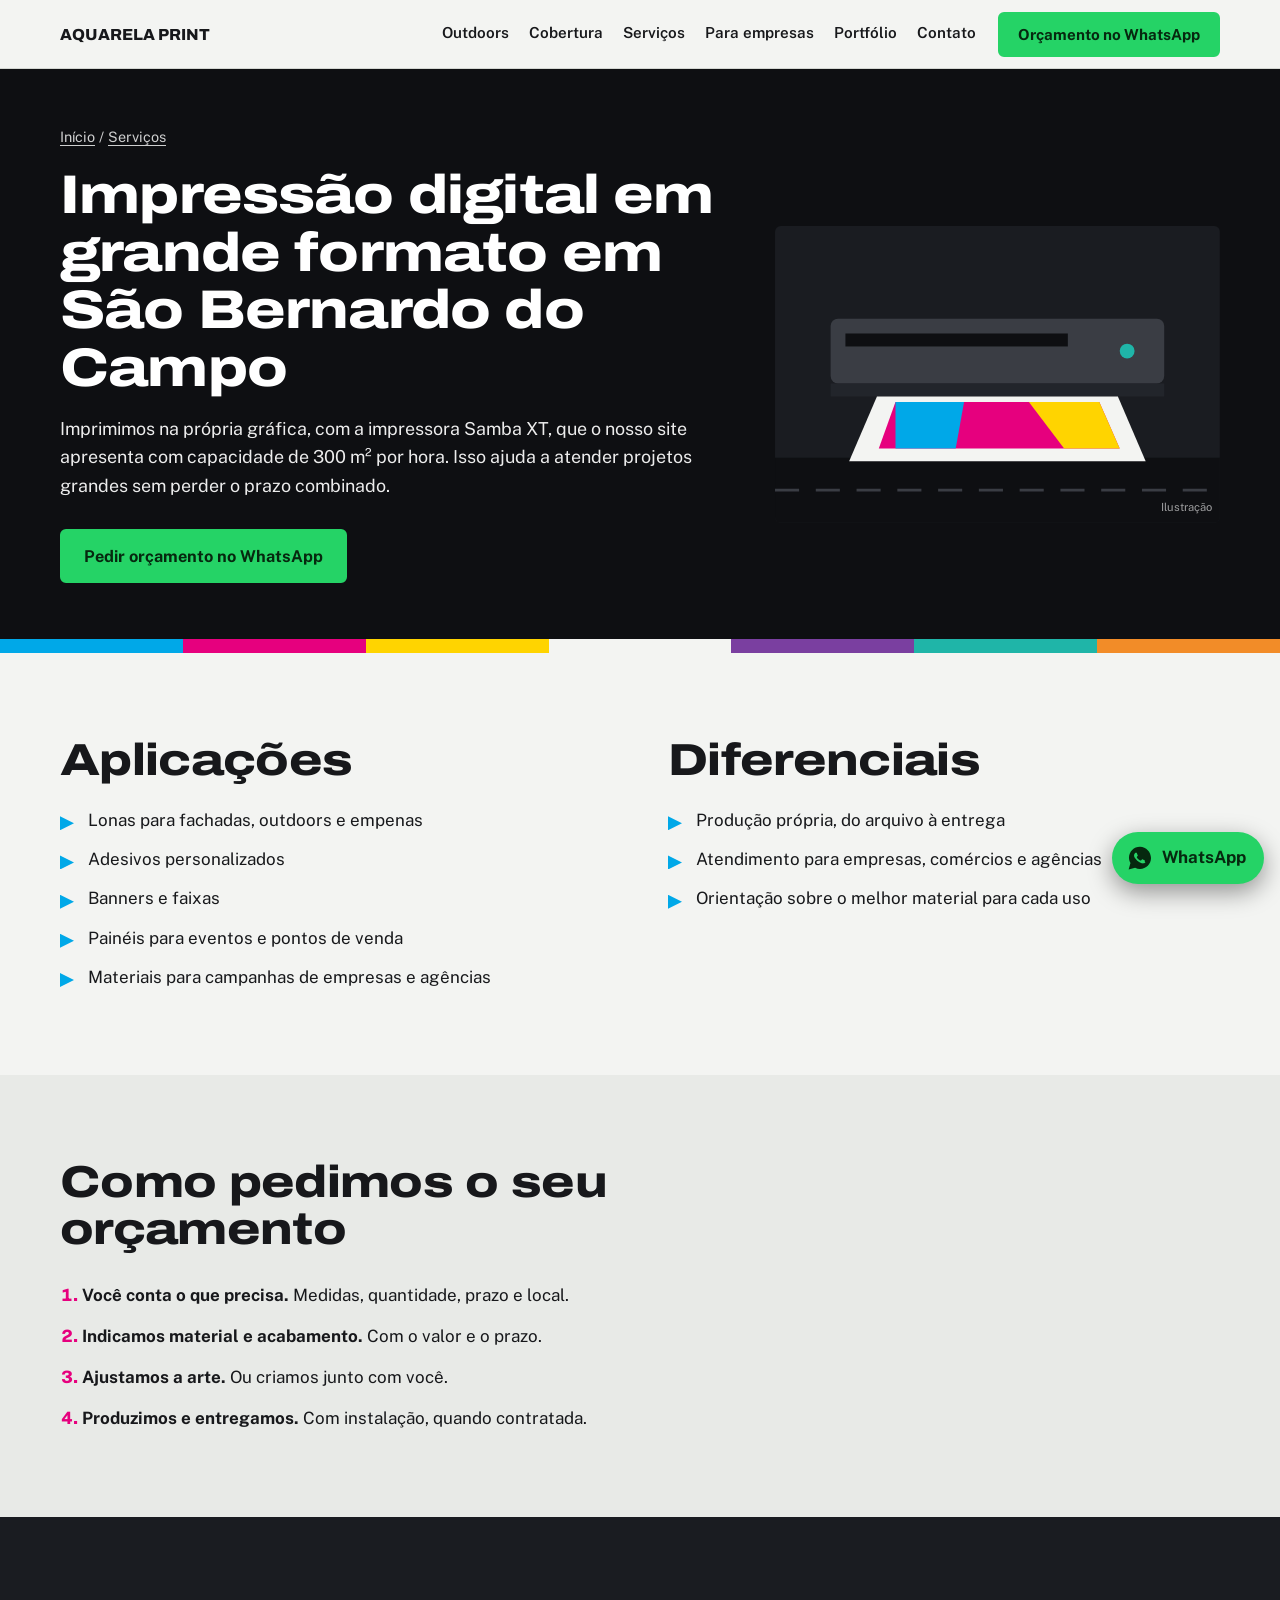
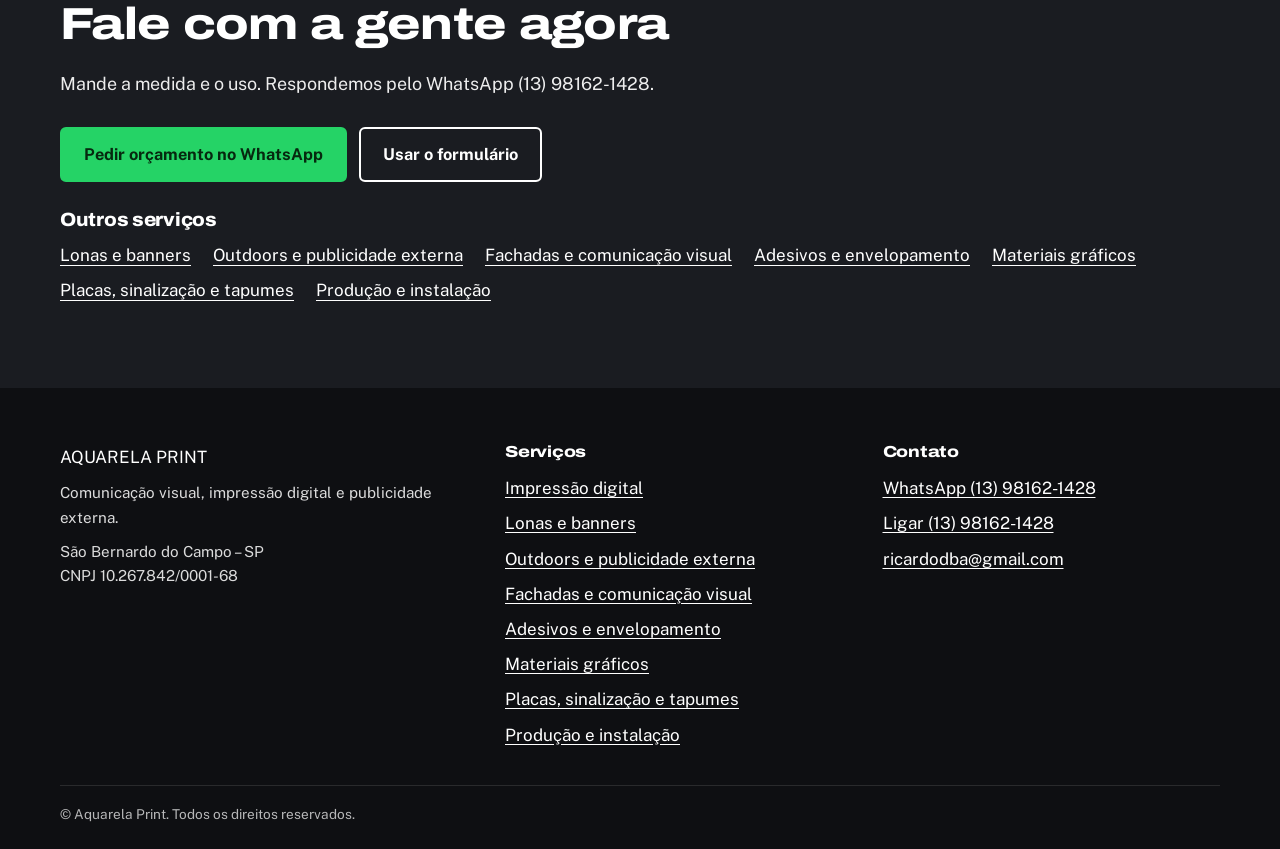
<file: impressao-digital.html>
<!doctype html><html lang="pt-BR"><head><meta charset="utf-8"><meta name="viewport" content="width=device-width,initial-scale=1">
<title>Impressão digital em grande formato em São Bernardo do Campo | Aquarela Print</title><meta name="description" content="Gráfica de impressão digital em São Bernardo do Campo: lonas, adesivos, banners e painéis em grande formato para empresas."><link rel="canonical" href="https://aquarelaprint.com/impressao-digital.html">
<meta property="og:title" content="Impressão digital em grande formato em São Bernardo do Campo | Aquarela Print"><meta property="og:description" content="Gráfica de impressão digital em São Bernardo do Campo: lonas, adesivos, banners e painéis em grande formato para empresas."><meta property="og:type" content="website"><meta property="og:locale" content="pt_BR">
<meta name="theme-color" content="#0E0F12"><link rel="preconnect" href="https://fonts.googleapis.com"><link rel="preconnect" href="https://fonts.gstatic.com" crossorigin><link href="https://fonts.googleapis.com/css2?family=Archivo:wdth,wght@62..125,500..900&family=Public+Sans:wght@400;500;600;700&display=swap" rel="stylesheet"><link rel="stylesheet" href="style.css">
<script async src="https://www.googletagmanager.com/gtag/js?id=AW-980950224"></script><script>window.dataLayer=window.dataLayer||[];function gtag(){dataLayer.push(arguments)}gtag('js',new Date());gtag('config','AW-980950224');</script>
<script type="application/ld+json">{"@context": "https://schema.org", "@type": "LocalBusiness", "name": "Aquarela Print", "telephone": "+55 13 98162-1428", "email": "ricardodba@gmail.com", "address": {"@type": "PostalAddress", "addressLocality": "São Bernardo do Campo", "addressRegion": "SP", "addressCountry": "BR"}, "description": "Comunicação visual, impressão digital e publicidade externa (outdoors, empenas e front light).", "taxID": "10.267.842/0001-68", "areaServed": ["São Bernardo do Campo", "Diadema", "Santo André", "Osasco", "Guarujá", "Balneário Camboriú"]}</script></head><body><a class="skip" href="#conteudo">Ir para o conteúdo</a>
<header class="top"><div class="wrap bar">
<a class="brand" href="index.html" aria-label="Aquarela Print, página inicial"><img src="https://decoracao.my.canva.site/aquarela/_assets/media/0cb3f3290da6b98d452fd7c65475c910.png" alt="Aquarela Print" width="170" height="73" onerror="this.replaceWith(document.createTextNode('AQUARELA PRINT'))"></a>
<nav aria-label="Principal"><a href="index.html#publicidade">Outdoors</a><a href="index.html#cobertura">Cobertura</a><a href="index.html#servicos">Serviços</a><a href="index.html#empresas">Para empresas</a><a href="index.html#portfolio">Portfólio</a><a href="index.html#contato">Contato</a></nav>
<a class="btn wa" href="https://wa.me/5513981621428?text=Ol%C3%A1%21%20Vim%20pelo%20site%20da%20Aquarela%20Print%20e%20gostaria%20de%20um%20or%C3%A7amento." target="_blank" rel="noopener">Orçamento no WhatsApp</a>
</div></header><main id="conteudo"><section class="phero"><div class="wrap"><p class="crumb"><a href="index.html">Início</a> / <a href="index.html#servicos">Serviços</a></p>
<div class="ptwo"><div><h1>Impressão digital em grande formato em São Bernardo do Campo</h1><p class="lead">Imprimimos na própria gráfica, com a impressora Samba XT, que o nosso site apresenta com capacidade de 300 m² por hora. Isso ajuda a atender projetos grandes sem perder o prazo combinado.</p>
<div class="cta"><a class="btn big wa" href="https://wa.me/5513981621428?text=Ol%C3%A1%21%20Gostaria%20de%20um%20or%C3%A7amento%20de%20impress%C3%A3o%20digital%20com%20a%20Aquarela%20Print." target="_blank" rel="noopener">Pedir orçamento no WhatsApp</a></div></div><div class="ill"><svg viewBox="0 0 480 320" role="img" aria-label="Ilustração" xmlns="http://www.w3.org/2000/svg"><rect width="480" height="320" fill="#1A1C21"/><rect y="250" width="480" height="70" fill="#0E0F12"/><path d="M0 285h480" stroke="#3a3d44" stroke-width="3" stroke-dasharray="26 18"/><rect x="60" y="100" width="360" height="70" rx="8" fill="#3a3d44"/><rect x="76" y="116" width="240" height="14" fill="#0E0F12"/><circle cx="380" cy="135" r="8" fill="#1FB5A8"/><rect x="60" y="170" width="360" height="14" fill="#22252b"/><path d="M110 184h260l30 70H80z" fill="#F3F4F2"/><path d="M130 190h220l22 50H112z" fill="#E6007E"/><path d="M130 190h74l-9 50h-65z" fill="#00A8E8"/><path d="M274 190h76l22 50h-60z" fill="#FFD400"/></svg><span>Ilustração</span></div></div></div><div class="strip" aria-hidden="true"><i style="--c:#00A8E8"></i><i style="--c:#E6007E"></i><i style="--c:#FFD400"></i><i style="--c:#F3F4F2"></i><i style="--c:#7A3FA0"></i><i style="--c:#1FB5A8"></i><i style="--c:#F28C28"></i></div></section>
<section class="sec"><div class="wrap two">
<div><h2>Aplicações</h2><ul class="tick"><li>Lonas para fachadas, outdoors e empenas</li><li>Adesivos personalizados</li><li>Banners e faixas</li><li>Painéis para eventos e pontos de venda</li><li>Materiais para campanhas de empresas e agências</li></ul></div>
<div><h2>Diferenciais</h2><ul class="tick"><li>Produção própria, do arquivo à entrega</li><li>Atendimento para empresas, comércios e agências</li><li>Orientação sobre o melhor material para cada uso</li></ul></div></div></section>
<section class="sec soft"><div class="wrap"><h2>Como pedimos o seu orçamento</h2>
<ol class="steps"><li><strong>Você conta o que precisa.</strong> Medidas, quantidade, prazo e local.</li><li><strong>Indicamos material e acabamento.</strong> Com o valor e o prazo.</li><li><strong>Ajustamos a arte.</strong> Ou criamos junto com você.</li><li><strong>Produzimos e entregamos.</strong> Com instalação, quando contratada.</li></ol></div></section>
<section class="sec ink"><div class="wrap"><h2>Fale com a gente agora</h2><p class="lead">Mande a medida e o uso. Respondemos pelo WhatsApp (13) 98162-1428.</p>
<div class="cta"><a class="btn big wa" href="https://wa.me/5513981621428?text=Ol%C3%A1%21%20Gostaria%20de%20um%20or%C3%A7amento%20de%20impress%C3%A3o%20digital%20com%20a%20Aquarela%20Print." target="_blank" rel="noopener">Pedir orçamento no WhatsApp</a><a class="btn big ghost lt" href="index.html#contato">Usar o formulário</a></div>
<h3 class="sub">Outros serviços</h3><ul class="olist"><li><a href="lonas-banners.html">Lonas e banners</a></li><li><a href="outdoors-publicidade-externa.html">Outdoors e publicidade externa</a></li><li><a href="fachadas-comunicacao-visual.html">Fachadas e comunicação visual</a></li><li><a href="adesivos-envelopamento.html">Adesivos e envelopamento</a></li><li><a href="materiais-graficos.html">Materiais gráficos</a></li><li><a href="placas-sinalizacao.html">Placas, sinalização e tapumes</a></li><li><a href="producao-instalacao.html">Produção e instalação</a></li></ul></div></section></main><footer class="foot"><div class="wrap fgrid">
<div><img class="flogo" src="https://decoracao.my.canva.site/aquarela/_assets/media/0cb3f3290da6b98d452fd7c65475c910.png" alt="Aquarela Print" width="150" height="65" onerror="this.replaceWith(document.createTextNode('AQUARELA PRINT'))">
<p>Comunicação visual, impressão digital e publicidade externa.</p><p>São Bernardo do Campo – SP<br>CNPJ 10.267.842/0001-68</p></div>
<div><h2>Serviços</h2><ul><li><a href="impressao-digital.html">Impressão digital</a></li><li><a href="lonas-banners.html">Lonas e banners</a></li><li><a href="outdoors-publicidade-externa.html">Outdoors e publicidade externa</a></li><li><a href="fachadas-comunicacao-visual.html">Fachadas e comunicação visual</a></li><li><a href="adesivos-envelopamento.html">Adesivos e envelopamento</a></li><li><a href="materiais-graficos.html">Materiais gráficos</a></li><li><a href="placas-sinalizacao.html">Placas, sinalização e tapumes</a></li><li><a href="producao-instalacao.html">Produção e instalação</a></li></ul></div>
<div><h2>Contato</h2><ul><li><a href="https://wa.me/5513981621428" target="_blank" rel="noopener">WhatsApp (13) 98162-1428</a></li><li><a href="tel:+5513981621428">Ligar (13) 98162-1428</a></li><li><a href="mailto:ricardodba@gmail.com">ricardodba@gmail.com</a></li></ul></div>
</div><div class="wrap copy">© Aquarela Print. Todos os direitos reservados.</div></footer>
<a class="float" href="https://wa.me/5513981621428?text=Ol%C3%A1%21%20Vim%20pelo%20site%20da%20Aquarela%20Print%20e%20gostaria%20de%20um%20or%C3%A7amento." target="_blank" rel="noopener" aria-label="Chamar no WhatsApp"><svg viewBox="0 0 32 32" width="28" height="28" aria-hidden="true"><path fill="currentColor" d="M16 3C9 3 3.4 8.6 3.4 15.5c0 2.3.6 4.4 1.7 6.3L3 29l7.4-2c1.8 1 3.7 1.500 5.600 1.500 7 0 12.600-5.600 12.600-12.500S23 3 16 3zm6.300 17.500c-.3.800-1.600 1.500-2.200 1.600-.6.100-1.300.1-2.100-.1-.5-.2-1.100-.4-1.900-.8-3.300-1.400-5.400-4.700-5.600-4.900-.2-.2-1.300-1.700-1.300-3.200s.8-2.300 1.100-2.600c.3-.3.600-.4.800-.4h.6c.2 0 .5-.1.700.5.300.600.900 2.100 1 2.200.1.200.1.400 0 .6-.1.200-.2.400-.4.600l-.5.600c-.2.200-.3.400-.1.700.2.300.8 1.300 1.700 2.100 1.100 1 2.100 1.300 2.400 1.500.3.100.5.100.7-.1.200-.3.800-.9 1-1.200.2-.3.400-.2.700-.1.300.1 1.800.9 2.100 1 .3.200.5.200.6.400.1.100.1.800-.2 1.600z"/></svg><span>WhatsApp</span></a>
<script src="site.js" defer></script></body></html>
</file>
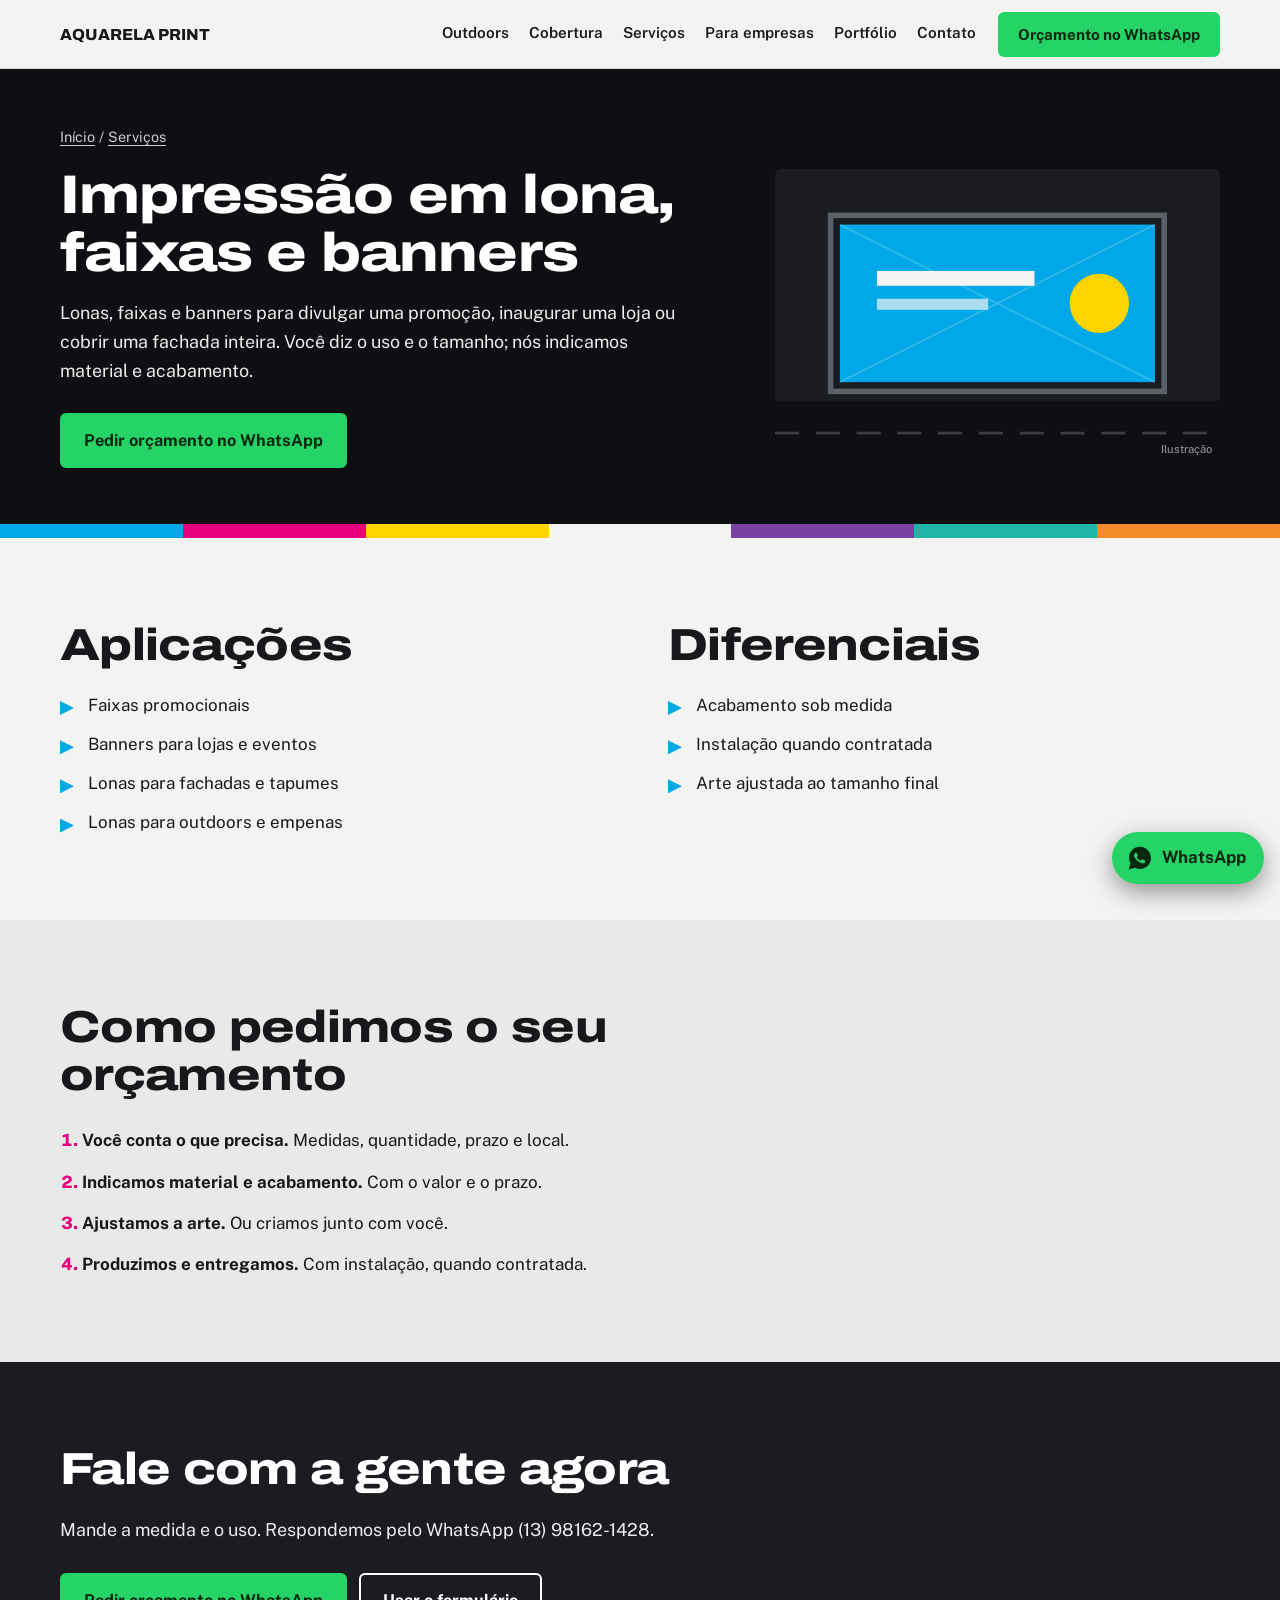
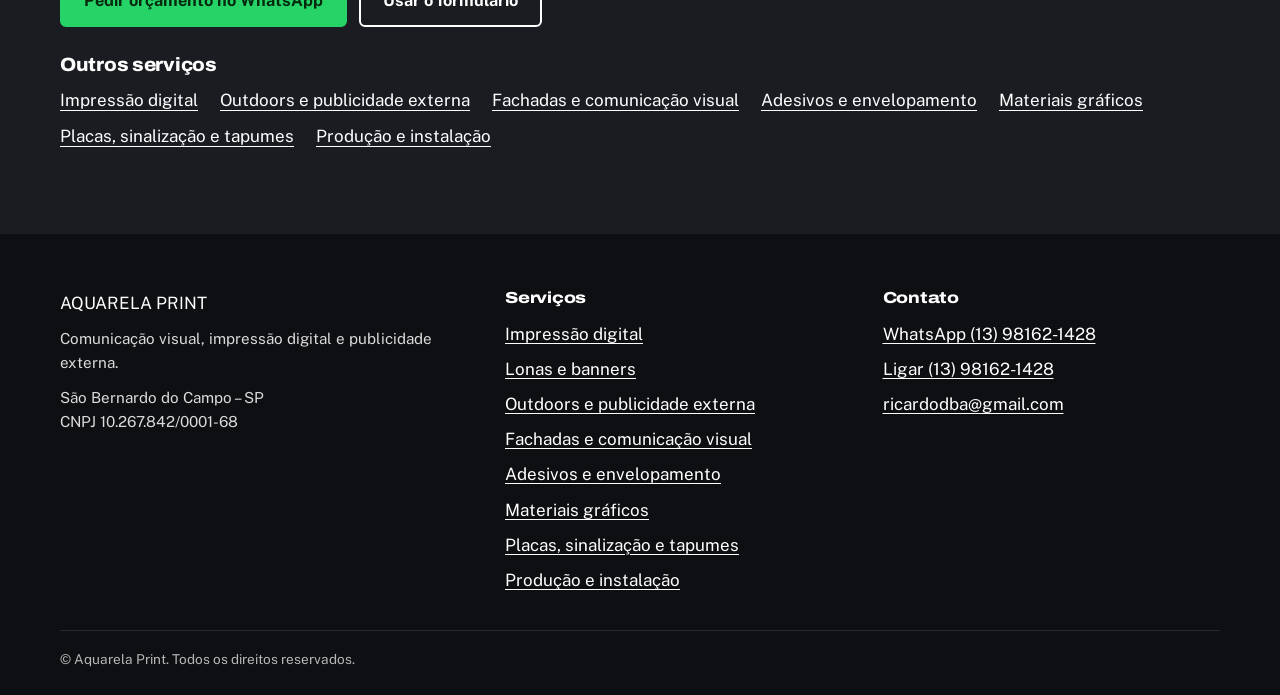
<file: lonas-banners.html>
<!doctype html><html lang="pt-BR"><head><meta charset="utf-8"><meta name="viewport" content="width=device-width,initial-scale=1">
<title>Impressão em lona, faixas e banners | Aquarela Print</title><meta name="description" content="Impressão em lona, faixas e banners em São Bernardo do Campo, com acabamento profissional e opção de instalação."><link rel="canonical" href="https://aquarelaprint.com/lonas-banners.html">
<meta property="og:title" content="Impressão em lona, faixas e banners | Aquarela Print"><meta property="og:description" content="Impressão em lona, faixas e banners em São Bernardo do Campo, com acabamento profissional e opção de instalação."><meta property="og:type" content="website"><meta property="og:locale" content="pt_BR">
<meta name="theme-color" content="#0E0F12"><link rel="preconnect" href="https://fonts.googleapis.com"><link rel="preconnect" href="https://fonts.gstatic.com" crossorigin><link href="https://fonts.googleapis.com/css2?family=Archivo:wdth,wght@62..125,500..900&family=Public+Sans:wght@400;500;600;700&display=swap" rel="stylesheet"><link rel="stylesheet" href="style.css">
<script async src="https://www.googletagmanager.com/gtag/js?id=AW-980950224"></script><script>window.dataLayer=window.dataLayer||[];function gtag(){dataLayer.push(arguments)}gtag('js',new Date());gtag('config','AW-980950224');</script>
<script type="application/ld+json">{"@context": "https://schema.org", "@type": "LocalBusiness", "name": "Aquarela Print", "telephone": "+55 13 98162-1428", "email": "ricardodba@gmail.com", "address": {"@type": "PostalAddress", "addressLocality": "São Bernardo do Campo", "addressRegion": "SP", "addressCountry": "BR"}, "description": "Comunicação visual, impressão digital e publicidade externa (outdoors, empenas e front light).", "taxID": "10.267.842/0001-68", "areaServed": ["São Bernardo do Campo", "Diadema", "Santo André", "Osasco", "Guarujá", "Balneário Camboriú"]}</script></head><body><a class="skip" href="#conteudo">Ir para o conteúdo</a>
<header class="top"><div class="wrap bar">
<a class="brand" href="index.html" aria-label="Aquarela Print, página inicial"><img src="https://decoracao.my.canva.site/aquarela/_assets/media/0cb3f3290da6b98d452fd7c65475c910.png" alt="Aquarela Print" width="170" height="73" onerror="this.replaceWith(document.createTextNode('AQUARELA PRINT'))"></a>
<nav aria-label="Principal"><a href="index.html#publicidade">Outdoors</a><a href="index.html#cobertura">Cobertura</a><a href="index.html#servicos">Serviços</a><a href="index.html#empresas">Para empresas</a><a href="index.html#portfolio">Portfólio</a><a href="index.html#contato">Contato</a></nav>
<a class="btn wa" href="https://wa.me/5513981621428?text=Ol%C3%A1%21%20Vim%20pelo%20site%20da%20Aquarela%20Print%20e%20gostaria%20de%20um%20or%C3%A7amento." target="_blank" rel="noopener">Orçamento no WhatsApp</a>
</div></header><main id="conteudo"><section class="phero"><div class="wrap"><p class="crumb"><a href="index.html">Início</a> / <a href="index.html#servicos">Serviços</a></p>
<div class="ptwo"><div><h1>Impressão em lona, faixas e banners</h1><p class="lead">Lonas, faixas e banners para divulgar uma promoção, inaugurar uma loja ou cobrir uma fachada inteira. Você diz o uso e o tamanho; nós indicamos material e acabamento.</p>
<div class="cta"><a class="btn big wa" href="https://wa.me/5513981621428?text=Ol%C3%A1%21%20Gostaria%20de%20um%20or%C3%A7amento%20de%20lonas%20e%20banners%20com%20a%20Aquarela%20Print." target="_blank" rel="noopener">Pedir orçamento no WhatsApp</a></div></div><div class="ill"><svg viewBox="0 0 480 320" role="img" aria-label="Ilustração" xmlns="http://www.w3.org/2000/svg"><rect width="480" height="320" fill="#1A1C21"/><rect y="250" width="480" height="70" fill="#0E0F12"/><path d="M0 285h480" stroke="#3a3d44" stroke-width="3" stroke-dasharray="26 18"/><rect x="60" y="50" width="360" height="190" fill="none" stroke="#5b6068" stroke-width="6"/><rect x="70" y="60" width="340" height="170" fill="#00A8E8"/><path d="M70 60L410 230M410 60L70 230" stroke="#ffffff30" stroke-width="2"/><rect x="110" y="110" width="170" height="16" fill="#F3F4F2"/><rect x="110" y="140" width="120" height="12" fill="#F3F4F2" opacity=".7"/><circle cx="350" cy="145" r="32" fill="#FFD400"/></svg><span>Ilustração</span></div></div></div><div class="strip" aria-hidden="true"><i style="--c:#00A8E8"></i><i style="--c:#E6007E"></i><i style="--c:#FFD400"></i><i style="--c:#F3F4F2"></i><i style="--c:#7A3FA0"></i><i style="--c:#1FB5A8"></i><i style="--c:#F28C28"></i></div></section>
<section class="sec"><div class="wrap two">
<div><h2>Aplicações</h2><ul class="tick"><li>Faixas promocionais</li><li>Banners para lojas e eventos</li><li>Lonas para fachadas e tapumes</li><li>Lonas para outdoors e empenas</li></ul></div>
<div><h2>Diferenciais</h2><ul class="tick"><li>Acabamento sob medida</li><li>Instalação quando contratada</li><li>Arte ajustada ao tamanho final</li></ul></div></div></section>
<section class="sec soft"><div class="wrap"><h2>Como pedimos o seu orçamento</h2>
<ol class="steps"><li><strong>Você conta o que precisa.</strong> Medidas, quantidade, prazo e local.</li><li><strong>Indicamos material e acabamento.</strong> Com o valor e o prazo.</li><li><strong>Ajustamos a arte.</strong> Ou criamos junto com você.</li><li><strong>Produzimos e entregamos.</strong> Com instalação, quando contratada.</li></ol></div></section>
<section class="sec ink"><div class="wrap"><h2>Fale com a gente agora</h2><p class="lead">Mande a medida e o uso. Respondemos pelo WhatsApp (13) 98162-1428.</p>
<div class="cta"><a class="btn big wa" href="https://wa.me/5513981621428?text=Ol%C3%A1%21%20Gostaria%20de%20um%20or%C3%A7amento%20de%20lonas%20e%20banners%20com%20a%20Aquarela%20Print." target="_blank" rel="noopener">Pedir orçamento no WhatsApp</a><a class="btn big ghost lt" href="index.html#contato">Usar o formulário</a></div>
<h3 class="sub">Outros serviços</h3><ul class="olist"><li><a href="impressao-digital.html">Impressão digital</a></li><li><a href="outdoors-publicidade-externa.html">Outdoors e publicidade externa</a></li><li><a href="fachadas-comunicacao-visual.html">Fachadas e comunicação visual</a></li><li><a href="adesivos-envelopamento.html">Adesivos e envelopamento</a></li><li><a href="materiais-graficos.html">Materiais gráficos</a></li><li><a href="placas-sinalizacao.html">Placas, sinalização e tapumes</a></li><li><a href="producao-instalacao.html">Produção e instalação</a></li></ul></div></section></main><footer class="foot"><div class="wrap fgrid">
<div><img class="flogo" src="https://decoracao.my.canva.site/aquarela/_assets/media/0cb3f3290da6b98d452fd7c65475c910.png" alt="Aquarela Print" width="150" height="65" onerror="this.replaceWith(document.createTextNode('AQUARELA PRINT'))">
<p>Comunicação visual, impressão digital e publicidade externa.</p><p>São Bernardo do Campo – SP<br>CNPJ 10.267.842/0001-68</p></div>
<div><h2>Serviços</h2><ul><li><a href="impressao-digital.html">Impressão digital</a></li><li><a href="lonas-banners.html">Lonas e banners</a></li><li><a href="outdoors-publicidade-externa.html">Outdoors e publicidade externa</a></li><li><a href="fachadas-comunicacao-visual.html">Fachadas e comunicação visual</a></li><li><a href="adesivos-envelopamento.html">Adesivos e envelopamento</a></li><li><a href="materiais-graficos.html">Materiais gráficos</a></li><li><a href="placas-sinalizacao.html">Placas, sinalização e tapumes</a></li><li><a href="producao-instalacao.html">Produção e instalação</a></li></ul></div>
<div><h2>Contato</h2><ul><li><a href="https://wa.me/5513981621428" target="_blank" rel="noopener">WhatsApp (13) 98162-1428</a></li><li><a href="tel:+5513981621428">Ligar (13) 98162-1428</a></li><li><a href="mailto:ricardodba@gmail.com">ricardodba@gmail.com</a></li></ul></div>
</div><div class="wrap copy">© Aquarela Print. Todos os direitos reservados.</div></footer>
<a class="float" href="https://wa.me/5513981621428?text=Ol%C3%A1%21%20Vim%20pelo%20site%20da%20Aquarela%20Print%20e%20gostaria%20de%20um%20or%C3%A7amento." target="_blank" rel="noopener" aria-label="Chamar no WhatsApp"><svg viewBox="0 0 32 32" width="28" height="28" aria-hidden="true"><path fill="currentColor" d="M16 3C9 3 3.4 8.6 3.4 15.5c0 2.3.6 4.4 1.7 6.3L3 29l7.4-2c1.8 1 3.7 1.500 5.600 1.500 7 0 12.600-5.600 12.600-12.500S23 3 16 3zm6.300 17.500c-.3.800-1.600 1.500-2.200 1.600-.6.100-1.300.1-2.100-.1-.5-.2-1.100-.4-1.900-.8-3.300-1.400-5.400-4.700-5.600-4.900-.2-.2-1.300-1.700-1.300-3.200s.8-2.300 1.100-2.600c.3-.3.600-.4.800-.4h.6c.2 0 .5-.1.700.5.300.600.900 2.100 1 2.200.1.200.1.400 0 .6-.1.200-.2.400-.4.600l-.5.600c-.2.200-.3.400-.1.700.2.300.8 1.300 1.700 2.100 1.100 1 2.100 1.300 2.400 1.500.3.100.5.100.7-.1.200-.3.800-.9 1-1.200.2-.3.400-.2.700-.1.300.1 1.800.9 2.100 1 .3.200.5.200.6.400.1.100.1.800-.2 1.600z"/></svg><span>WhatsApp</span></a>
<script src="site.js" defer></script></body></html>
</file>
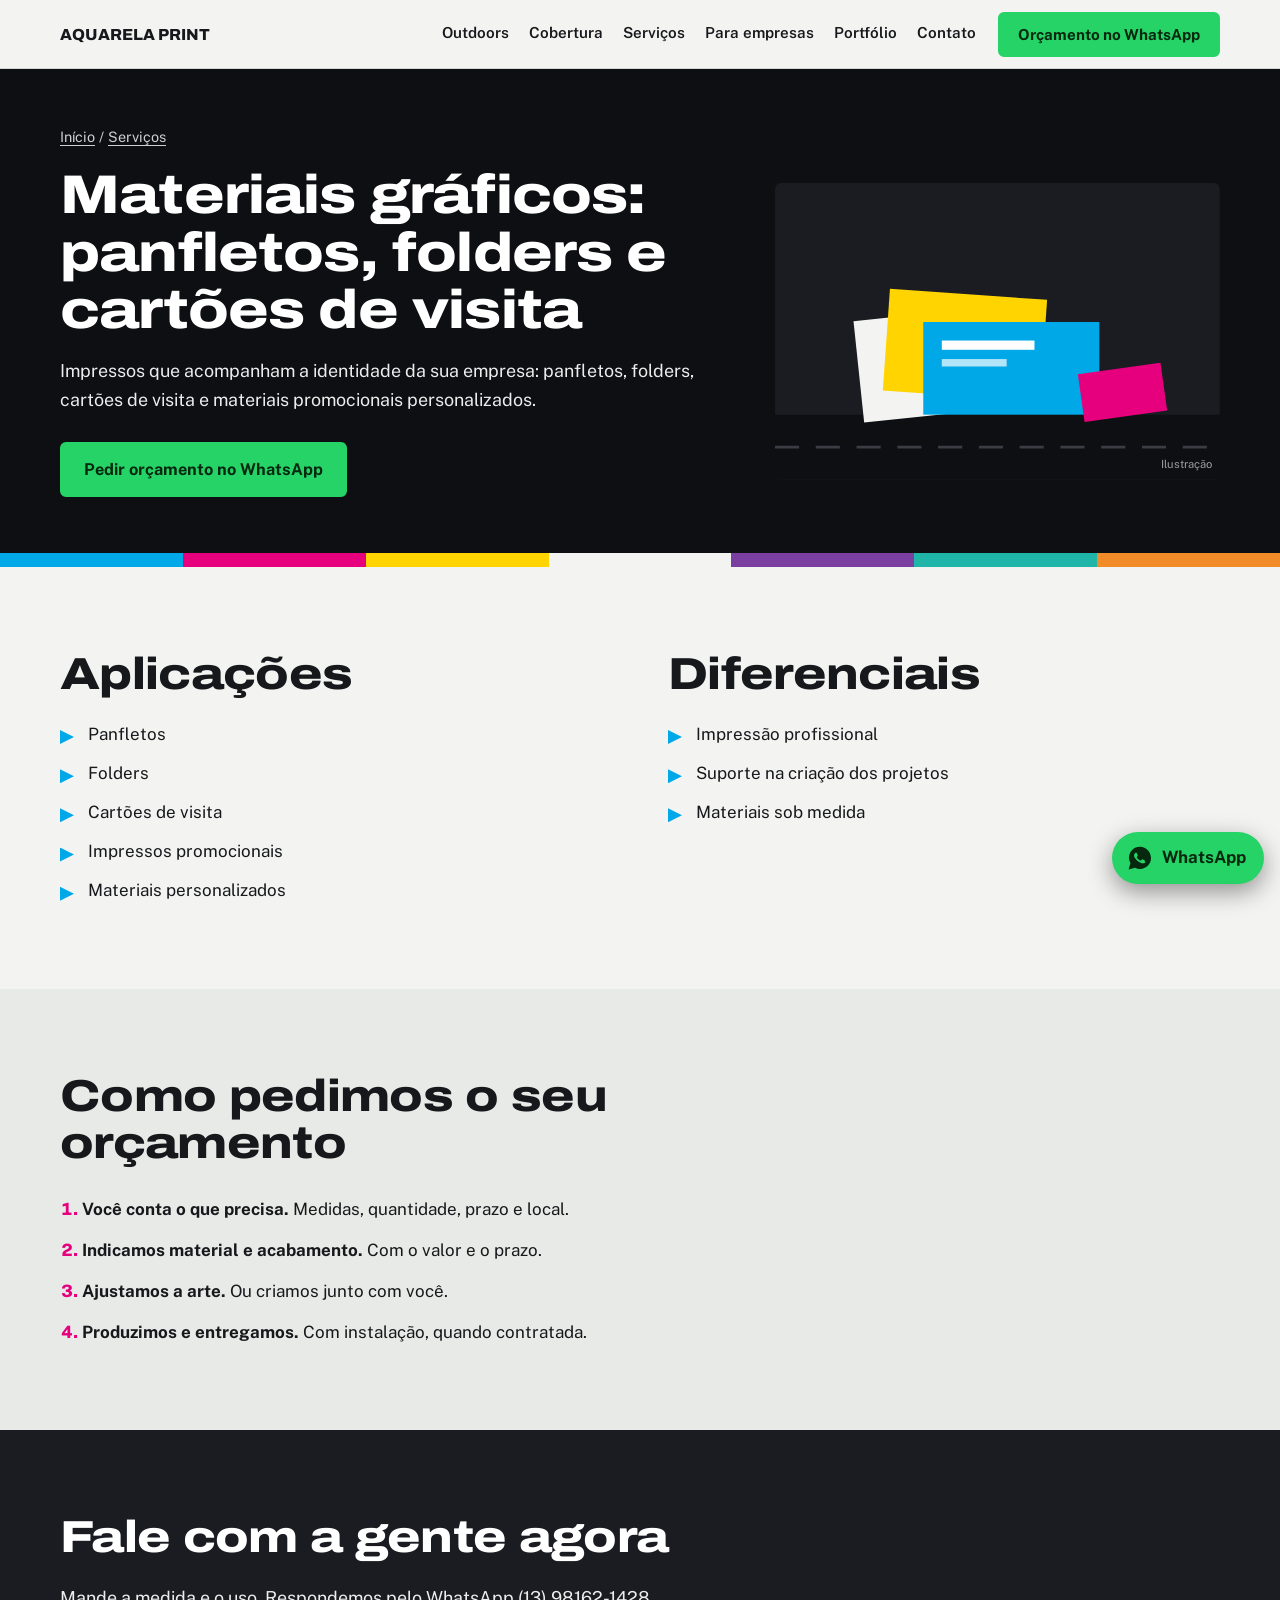
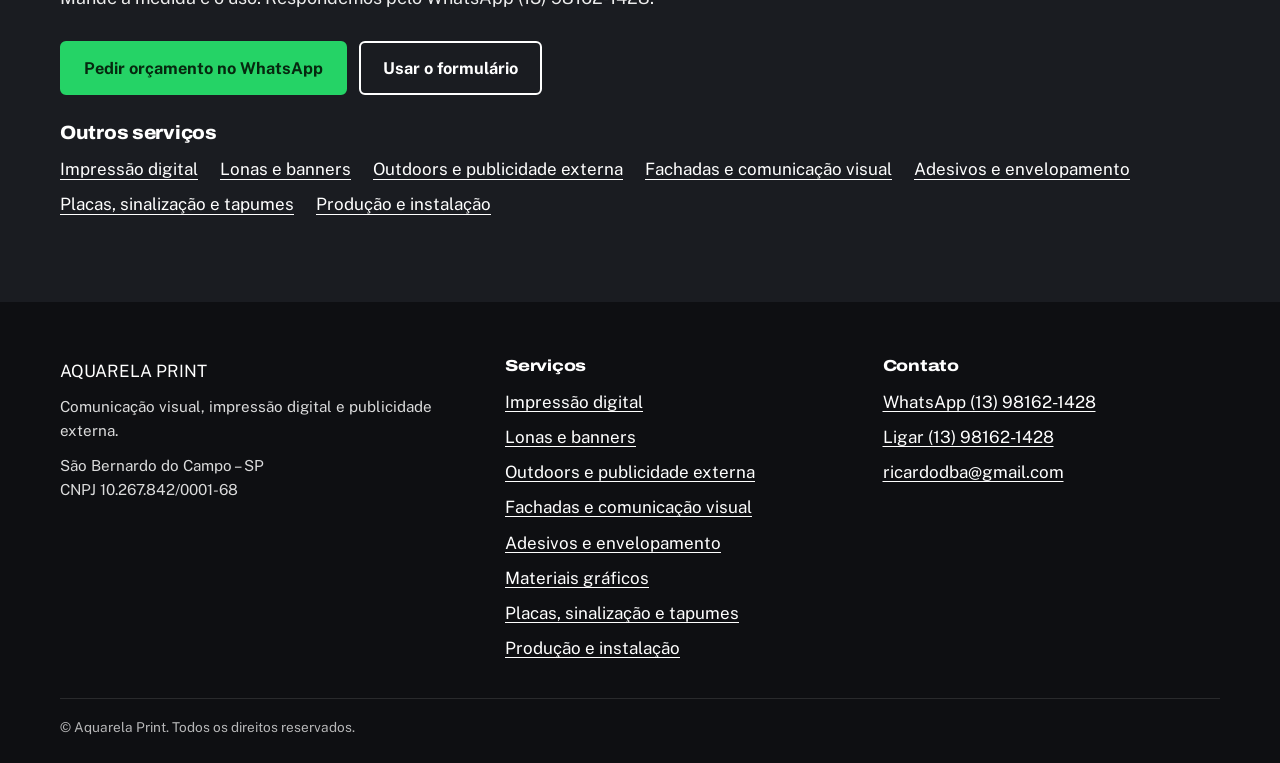
<file: materiais-graficos.html>
<!doctype html><html lang="pt-BR"><head><meta charset="utf-8"><meta name="viewport" content="width=device-width,initial-scale=1">
<title>Materiais gráficos: panfletos, folders e cartões de visita | Aquarela Print</title><meta name="description" content="Panfletos, folders, cartões de visita e impressos promocionais personalizados para empresas."><link rel="canonical" href="https://aquarelaprint.com/materiais-graficos.html">
<meta property="og:title" content="Materiais gráficos: panfletos, folders e cartões de visita | Aquarela Print"><meta property="og:description" content="Panfletos, folders, cartões de visita e impressos promocionais personalizados para empresas."><meta property="og:type" content="website"><meta property="og:locale" content="pt_BR">
<meta name="theme-color" content="#0E0F12"><link rel="preconnect" href="https://fonts.googleapis.com"><link rel="preconnect" href="https://fonts.gstatic.com" crossorigin><link href="https://fonts.googleapis.com/css2?family=Archivo:wdth,wght@62..125,500..900&family=Public+Sans:wght@400;500;600;700&display=swap" rel="stylesheet"><link rel="stylesheet" href="style.css">
<script async src="https://www.googletagmanager.com/gtag/js?id=AW-980950224"></script><script>window.dataLayer=window.dataLayer||[];function gtag(){dataLayer.push(arguments)}gtag('js',new Date());gtag('config','AW-980950224');</script>
<script type="application/ld+json">{"@context": "https://schema.org", "@type": "LocalBusiness", "name": "Aquarela Print", "telephone": "+55 13 98162-1428", "email": "ricardodba@gmail.com", "address": {"@type": "PostalAddress", "addressLocality": "São Bernardo do Campo", "addressRegion": "SP", "addressCountry": "BR"}, "description": "Comunicação visual, impressão digital e publicidade externa (outdoors, empenas e front light).", "taxID": "10.267.842/0001-68", "areaServed": ["São Bernardo do Campo", "Diadema", "Santo André", "Osasco", "Guarujá", "Balneário Camboriú"]}</script></head><body><a class="skip" href="#conteudo">Ir para o conteúdo</a>
<header class="top"><div class="wrap bar">
<a class="brand" href="index.html" aria-label="Aquarela Print, página inicial"><img src="https://decoracao.my.canva.site/aquarela/_assets/media/0cb3f3290da6b98d452fd7c65475c910.png" alt="Aquarela Print" width="170" height="73" onerror="this.replaceWith(document.createTextNode('AQUARELA PRINT'))"></a>
<nav aria-label="Principal"><a href="index.html#publicidade">Outdoors</a><a href="index.html#cobertura">Cobertura</a><a href="index.html#servicos">Serviços</a><a href="index.html#empresas">Para empresas</a><a href="index.html#portfolio">Portfólio</a><a href="index.html#contato">Contato</a></nav>
<a class="btn wa" href="https://wa.me/5513981621428?text=Ol%C3%A1%21%20Vim%20pelo%20site%20da%20Aquarela%20Print%20e%20gostaria%20de%20um%20or%C3%A7amento." target="_blank" rel="noopener">Orçamento no WhatsApp</a>
</div></header><main id="conteudo"><section class="phero"><div class="wrap"><p class="crumb"><a href="index.html">Início</a> / <a href="index.html#servicos">Serviços</a></p>
<div class="ptwo"><div><h1>Materiais gráficos: panfletos, folders e cartões de visita</h1><p class="lead">Impressos que acompanham a identidade da sua empresa: panfletos, folders, cartões de visita e materiais promocionais personalizados.</p>
<div class="cta"><a class="btn big wa" href="https://wa.me/5513981621428?text=Ol%C3%A1%21%20Gostaria%20de%20um%20or%C3%A7amento%20de%20materiais%20gr%C3%A1ficos%20com%20a%20Aquarela%20Print." target="_blank" rel="noopener">Pedir orçamento no WhatsApp</a></div></div><div class="ill"><svg viewBox="0 0 480 320" role="img" aria-label="Ilustração" xmlns="http://www.w3.org/2000/svg"><rect width="480" height="320" fill="#1A1C21"/><rect y="250" width="480" height="70" fill="#0E0F12"/><path d="M0 285h480" stroke="#3a3d44" stroke-width="3" stroke-dasharray="26 18"/><rect x="90" y="140" width="170" height="110" fill="#F3F4F2" transform="rotate(-6 175 195)"/><rect x="120" y="120" width="170" height="110" fill="#FFD400" transform="rotate(4 205 175)"/><rect x="160" y="150" width="190" height="100" fill="#00A8E8"/><rect x="180" y="170" width="100" height="10" fill="#fff"/><rect x="180" y="190" width="70" height="8" fill="#fff" opacity=".7"/><rect x="330" y="200" width="90" height="52" fill="#E6007E" transform="rotate(-8 375 226)"/></svg><span>Ilustração</span></div></div></div><div class="strip" aria-hidden="true"><i style="--c:#00A8E8"></i><i style="--c:#E6007E"></i><i style="--c:#FFD400"></i><i style="--c:#F3F4F2"></i><i style="--c:#7A3FA0"></i><i style="--c:#1FB5A8"></i><i style="--c:#F28C28"></i></div></section>
<section class="sec"><div class="wrap two">
<div><h2>Aplicações</h2><ul class="tick"><li>Panfletos</li><li>Folders</li><li>Cartões de visita</li><li>Impressos promocionais</li><li>Materiais personalizados</li></ul></div>
<div><h2>Diferenciais</h2><ul class="tick"><li>Impressão profissional</li><li>Suporte na criação dos projetos</li><li>Materiais sob medida</li></ul></div></div></section>
<section class="sec soft"><div class="wrap"><h2>Como pedimos o seu orçamento</h2>
<ol class="steps"><li><strong>Você conta o que precisa.</strong> Medidas, quantidade, prazo e local.</li><li><strong>Indicamos material e acabamento.</strong> Com o valor e o prazo.</li><li><strong>Ajustamos a arte.</strong> Ou criamos junto com você.</li><li><strong>Produzimos e entregamos.</strong> Com instalação, quando contratada.</li></ol></div></section>
<section class="sec ink"><div class="wrap"><h2>Fale com a gente agora</h2><p class="lead">Mande a medida e o uso. Respondemos pelo WhatsApp (13) 98162-1428.</p>
<div class="cta"><a class="btn big wa" href="https://wa.me/5513981621428?text=Ol%C3%A1%21%20Gostaria%20de%20um%20or%C3%A7amento%20de%20materiais%20gr%C3%A1ficos%20com%20a%20Aquarela%20Print." target="_blank" rel="noopener">Pedir orçamento no WhatsApp</a><a class="btn big ghost lt" href="index.html#contato">Usar o formulário</a></div>
<h3 class="sub">Outros serviços</h3><ul class="olist"><li><a href="impressao-digital.html">Impressão digital</a></li><li><a href="lonas-banners.html">Lonas e banners</a></li><li><a href="outdoors-publicidade-externa.html">Outdoors e publicidade externa</a></li><li><a href="fachadas-comunicacao-visual.html">Fachadas e comunicação visual</a></li><li><a href="adesivos-envelopamento.html">Adesivos e envelopamento</a></li><li><a href="placas-sinalizacao.html">Placas, sinalização e tapumes</a></li><li><a href="producao-instalacao.html">Produção e instalação</a></li></ul></div></section></main><footer class="foot"><div class="wrap fgrid">
<div><img class="flogo" src="https://decoracao.my.canva.site/aquarela/_assets/media/0cb3f3290da6b98d452fd7c65475c910.png" alt="Aquarela Print" width="150" height="65" onerror="this.replaceWith(document.createTextNode('AQUARELA PRINT'))">
<p>Comunicação visual, impressão digital e publicidade externa.</p><p>São Bernardo do Campo – SP<br>CNPJ 10.267.842/0001-68</p></div>
<div><h2>Serviços</h2><ul><li><a href="impressao-digital.html">Impressão digital</a></li><li><a href="lonas-banners.html">Lonas e banners</a></li><li><a href="outdoors-publicidade-externa.html">Outdoors e publicidade externa</a></li><li><a href="fachadas-comunicacao-visual.html">Fachadas e comunicação visual</a></li><li><a href="adesivos-envelopamento.html">Adesivos e envelopamento</a></li><li><a href="materiais-graficos.html">Materiais gráficos</a></li><li><a href="placas-sinalizacao.html">Placas, sinalização e tapumes</a></li><li><a href="producao-instalacao.html">Produção e instalação</a></li></ul></div>
<div><h2>Contato</h2><ul><li><a href="https://wa.me/5513981621428" target="_blank" rel="noopener">WhatsApp (13) 98162-1428</a></li><li><a href="tel:+5513981621428">Ligar (13) 98162-1428</a></li><li><a href="mailto:ricardodba@gmail.com">ricardodba@gmail.com</a></li></ul></div>
</div><div class="wrap copy">© Aquarela Print. Todos os direitos reservados.</div></footer>
<a class="float" href="https://wa.me/5513981621428?text=Ol%C3%A1%21%20Vim%20pelo%20site%20da%20Aquarela%20Print%20e%20gostaria%20de%20um%20or%C3%A7amento." target="_blank" rel="noopener" aria-label="Chamar no WhatsApp"><svg viewBox="0 0 32 32" width="28" height="28" aria-hidden="true"><path fill="currentColor" d="M16 3C9 3 3.4 8.6 3.4 15.5c0 2.3.6 4.4 1.7 6.3L3 29l7.4-2c1.8 1 3.7 1.500 5.600 1.500 7 0 12.600-5.600 12.600-12.500S23 3 16 3zm6.300 17.500c-.3.800-1.600 1.500-2.200 1.600-.6.100-1.300.1-2.100-.1-.5-.2-1.100-.4-1.900-.8-3.300-1.400-5.400-4.700-5.600-4.900-.2-.2-1.300-1.700-1.300-3.200s.8-2.300 1.100-2.600c.3-.3.600-.4.800-.4h.6c.2 0 .5-.1.700.5.300.600.900 2.100 1 2.200.1.200.1.400 0 .6-.1.200-.2.400-.4.600l-.5.600c-.2.200-.3.400-.1.700.2.300.8 1.300 1.700 2.100 1.100 1 2.100 1.300 2.400 1.500.3.100.5.100.7-.1.200-.3.800-.9 1-1.200.2-.3.400-.2.700-.1.300.1 1.800.9 2.100 1 .3.200.5.200.6.400.1.100.1.800-.2 1.600z"/></svg><span>WhatsApp</span></a>
<script src="site.js" defer></script></body></html>
</file>
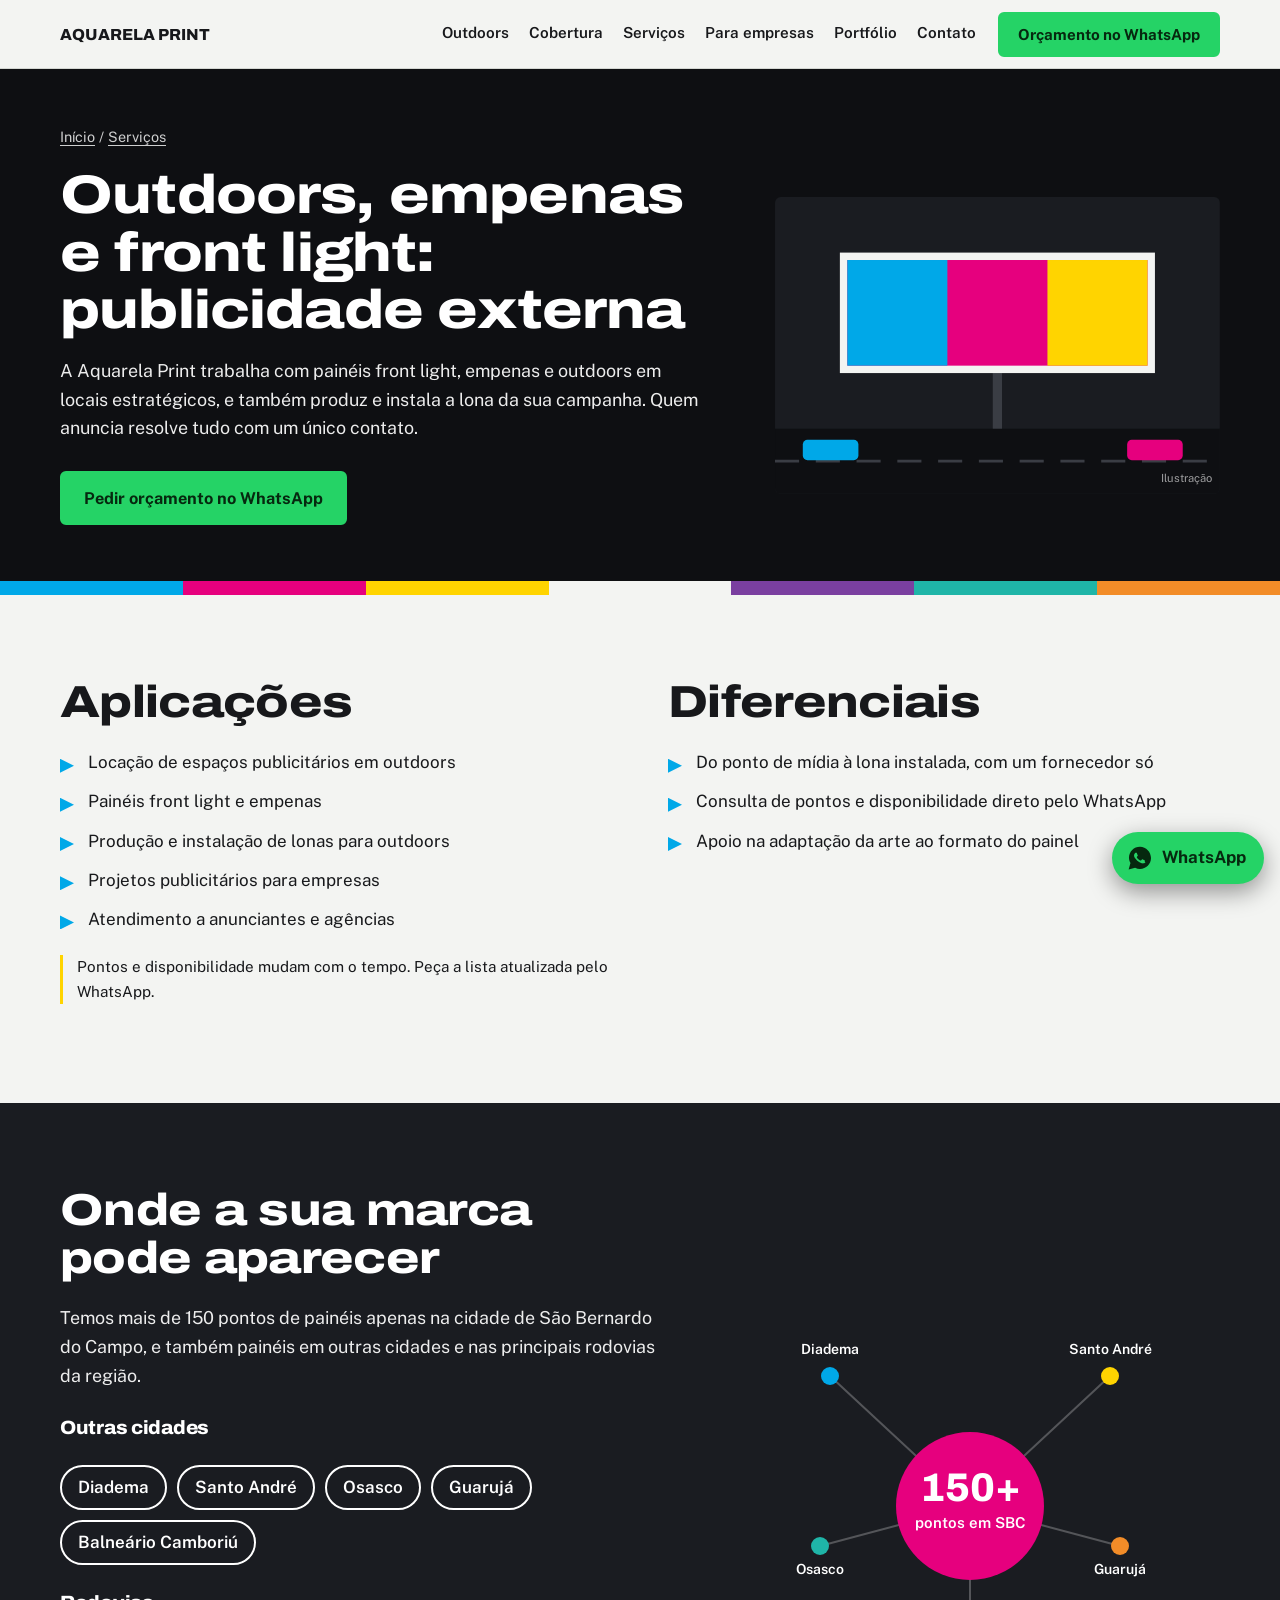
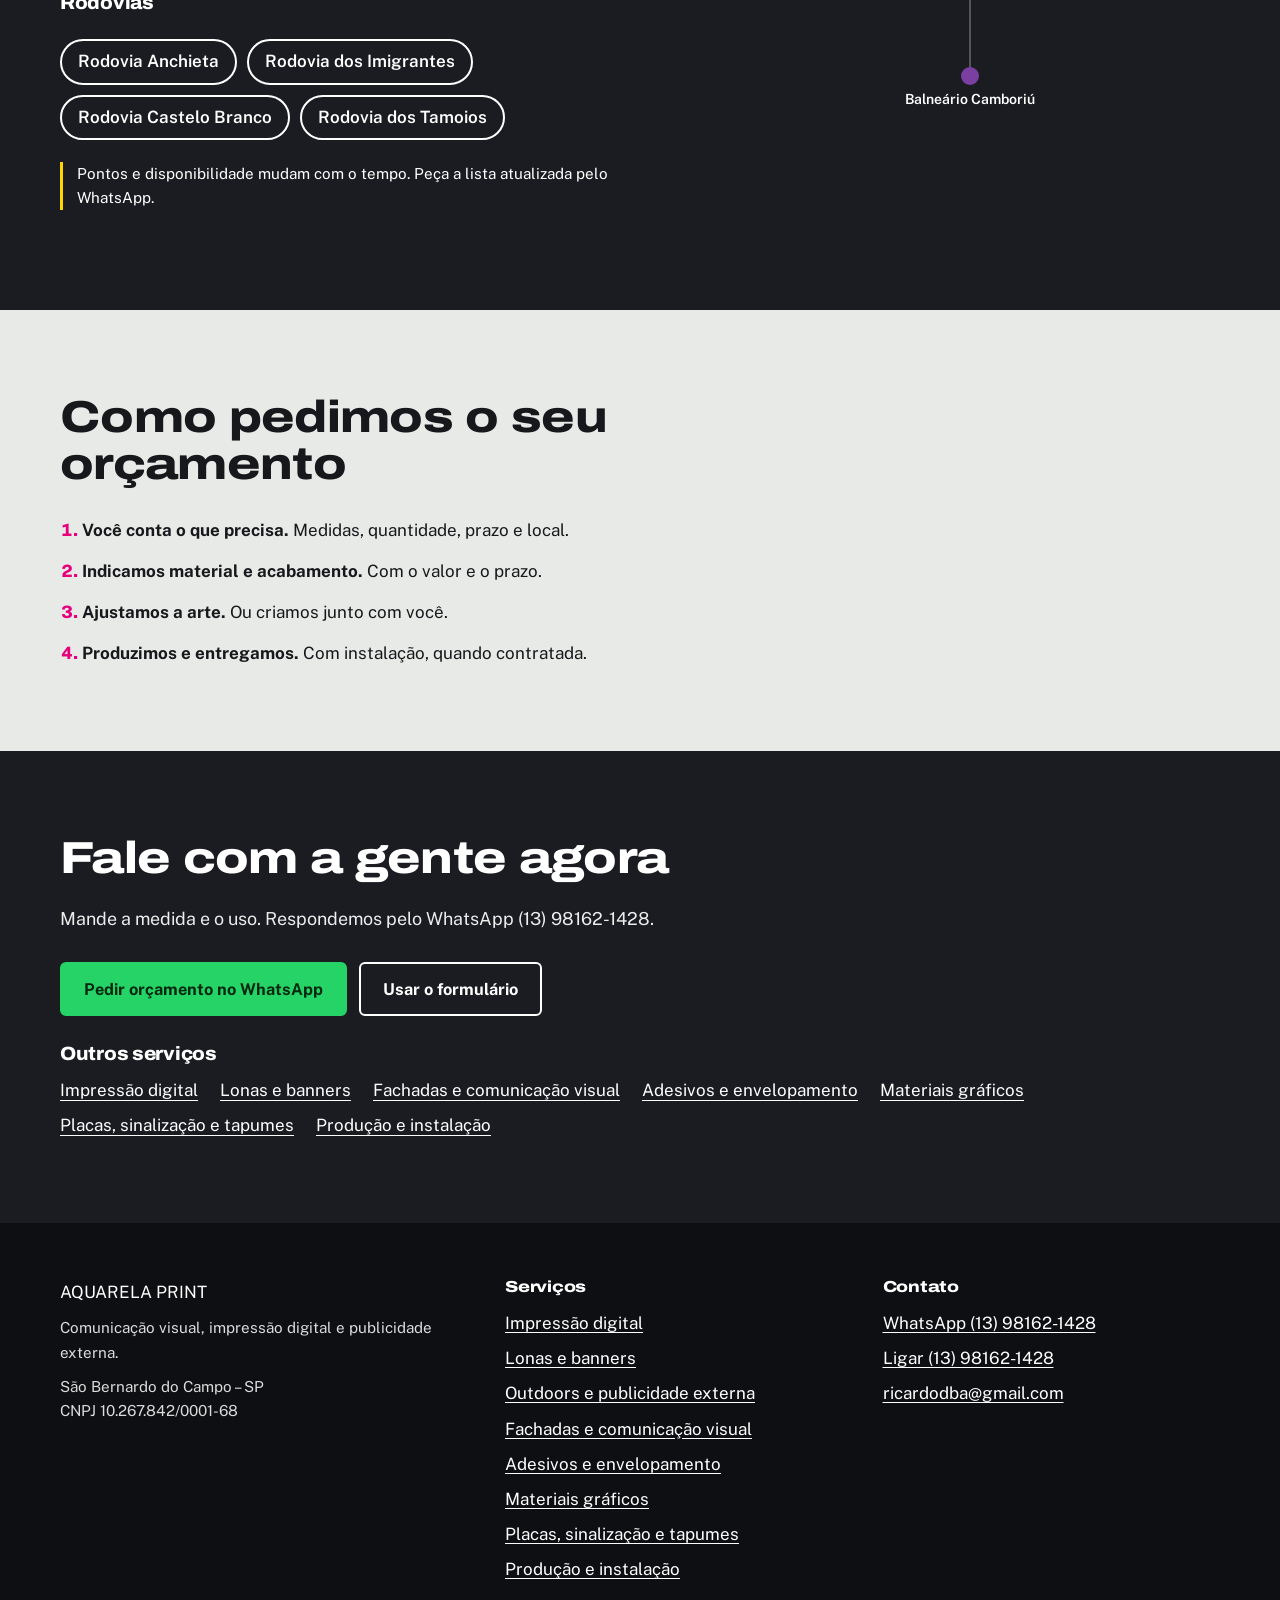
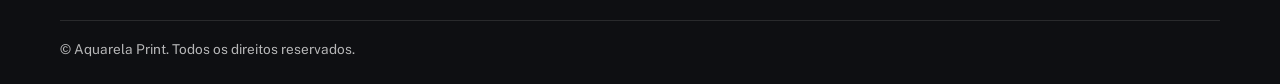
<file: outdoors-publicidade-externa.html>
<!doctype html><html lang="pt-BR"><head><meta charset="utf-8"><meta name="viewport" content="width=device-width,initial-scale=1">
<title>Outdoors, empenas e front light: publicidade externa | Aquarela Print</title><meta name="description" content="Anuncie em outdoors, empenas e painéis front light. Locação de espaços publicitários, produção e instalação de lonas, no ABC Paulista."><link rel="canonical" href="https://aquarelaprint.com/outdoors-publicidade-externa.html">
<meta property="og:title" content="Outdoors, empenas e front light: publicidade externa | Aquarela Print"><meta property="og:description" content="Anuncie em outdoors, empenas e painéis front light. Locação de espaços publicitários, produção e instalação de lonas, no ABC Paulista."><meta property="og:type" content="website"><meta property="og:locale" content="pt_BR">
<meta name="theme-color" content="#0E0F12"><link rel="preconnect" href="https://fonts.googleapis.com"><link rel="preconnect" href="https://fonts.gstatic.com" crossorigin><link href="https://fonts.googleapis.com/css2?family=Archivo:wdth,wght@62..125,500..900&family=Public+Sans:wght@400;500;600;700&display=swap" rel="stylesheet"><link rel="stylesheet" href="style.css">
<script async src="https://www.googletagmanager.com/gtag/js?id=AW-980950224"></script><script>window.dataLayer=window.dataLayer||[];function gtag(){dataLayer.push(arguments)}gtag('js',new Date());gtag('config','AW-980950224');</script>
<script type="application/ld+json">{"@context": "https://schema.org", "@type": "LocalBusiness", "name": "Aquarela Print", "telephone": "+55 13 98162-1428", "email": "ricardodba@gmail.com", "address": {"@type": "PostalAddress", "addressLocality": "São Bernardo do Campo", "addressRegion": "SP", "addressCountry": "BR"}, "description": "Comunicação visual, impressão digital e publicidade externa (outdoors, empenas e front light).", "taxID": "10.267.842/0001-68", "areaServed": ["São Bernardo do Campo", "Diadema", "Santo André", "Osasco", "Guarujá", "Balneário Camboriú"]}</script></head><body><a class="skip" href="#conteudo">Ir para o conteúdo</a>
<header class="top"><div class="wrap bar">
<a class="brand" href="index.html" aria-label="Aquarela Print, página inicial"><img src="https://decoracao.my.canva.site/aquarela/_assets/media/0cb3f3290da6b98d452fd7c65475c910.png" alt="Aquarela Print" width="170" height="73" onerror="this.replaceWith(document.createTextNode('AQUARELA PRINT'))"></a>
<nav aria-label="Principal"><a href="index.html#publicidade">Outdoors</a><a href="index.html#cobertura">Cobertura</a><a href="index.html#servicos">Serviços</a><a href="index.html#empresas">Para empresas</a><a href="index.html#portfolio">Portfólio</a><a href="index.html#contato">Contato</a></nav>
<a class="btn wa" href="https://wa.me/5513981621428?text=Ol%C3%A1%21%20Vim%20pelo%20site%20da%20Aquarela%20Print%20e%20gostaria%20de%20um%20or%C3%A7amento." target="_blank" rel="noopener">Orçamento no WhatsApp</a>
</div></header><main id="conteudo"><section class="phero"><div class="wrap"><p class="crumb"><a href="index.html">Início</a> / <a href="index.html#servicos">Serviços</a></p>
<div class="ptwo"><div><h1>Outdoors, empenas e front light: publicidade externa</h1><p class="lead">A Aquarela Print trabalha com painéis front light, empenas e outdoors em locais estratégicos, e também produz e instala a lona da sua campanha. Quem anuncia resolve tudo com um único contato.</p>
<div class="cta"><a class="btn big wa" href="https://wa.me/5513981621428?text=Ol%C3%A1%21%20Gostaria%20de%20um%20or%C3%A7amento%20de%20outdoors%20e%20publicidade%20externa%20com%20a%20Aquarela%20Print." target="_blank" rel="noopener">Pedir orçamento no WhatsApp</a></div></div><div class="ill"><svg viewBox="0 0 480 320" role="img" aria-label="Ilustração" xmlns="http://www.w3.org/2000/svg"><rect width="480" height="320" fill="#1A1C21"/><rect y="250" width="480" height="70" fill="#0E0F12"/><path d="M0 285h480" stroke="#3a3d44" stroke-width="3" stroke-dasharray="26 18"/><rect x="235.0" y="190" width="10" height="60" fill="#3a3d44"/><rect x="70" y="60" width="340" height="130" fill="#F3F4F2"/><rect x="78" y="68" width="324" height="114" fill="#E6007E"/><rect x="78" y="68" width="108.0" height="114" fill="#00A8E8"/><rect x="294.0" y="68" width="108.0" height="114" fill="#FFD400"/><rect x="30" y="262" width="60" height="22" rx="5" fill="#00A8E8"/><rect x="380" y="262" width="60" height="22" rx="5" fill="#E6007E"/></svg><span>Ilustração</span></div></div></div><div class="strip" aria-hidden="true"><i style="--c:#00A8E8"></i><i style="--c:#E6007E"></i><i style="--c:#FFD400"></i><i style="--c:#F3F4F2"></i><i style="--c:#7A3FA0"></i><i style="--c:#1FB5A8"></i><i style="--c:#F28C28"></i></div></section>
<section class="sec"><div class="wrap two">
<div><h2>Aplicações</h2><ul class="tick"><li>Locação de espaços publicitários em outdoors</li><li>Painéis front light e empenas</li><li>Produção e instalação de lonas para outdoors</li><li>Projetos publicitários para empresas</li><li>Atendimento a anunciantes e agências</li></ul><p class="note">Pontos e disponibilidade mudam com o tempo. Peça a lista atualizada pelo WhatsApp.</p></div>
<div><h2>Diferenciais</h2><ul class="tick"><li>Do ponto de mídia à lona instalada, com um fornecedor só</li><li>Consulta de pontos e disponibilidade direto pelo WhatsApp</li><li>Apoio na adaptação da arte ao formato do painel</li></ul></div></div></section>
<section class="sec ink"><div class="wrap"><div class="cob"><div class="cobtxt"><h2>Onde a sua marca pode aparecer</h2>
<p class="lead">Temos mais de 150 pontos de painéis apenas na cidade de São Bernardo do Campo, e também painéis em outras cidades e nas principais rodovias da região.</p>
<h3 class="sub">Outras cidades</h3><ul class="chips lt"><li>Diadema</li><li>Santo André</li><li>Osasco</li><li>Guarujá</li><li>Balneário Camboriú</li></ul>
<h3 class="sub">Rodovias</h3><ul class="chips lt"><li>Rodovia Anchieta</li><li>Rodovia dos Imigrantes</li><li>Rodovia Castelo Branco</li><li>Rodovia dos Tamoios</li></ul>
<p class="note">Pontos e disponibilidade mudam com o tempo. Peça a lista atualizada pelo WhatsApp.</p></div>
<div class="hub" aria-hidden="true"><svg viewBox="0 0 420 420"><g stroke="#ffffff40" stroke-width="2" fill="none"><path d="M210 210L70 80M210 210L350 80M210 210L60 250M210 210L360 250M210 210L210 380"/></g>
<circle cx="210" cy="210" r="74" fill="#E6007E"/><text x="210" y="205" text-anchor="middle" font-family="Archivo,Arial" font-weight="800" font-size="40" fill="#fff">150+</text><text x="210" y="232" text-anchor="middle" font-family="Public Sans,Arial" font-weight="600" font-size="15" fill="#fff">pontos em SBC</text>
<g font-family="Public Sans,Arial" font-size="14" font-weight="600" fill="#fff" text-anchor="middle"><circle cx="70" cy="80" r="9" fill="#00A8E8"/><text x="70" y="58">Diadema</text><circle cx="350" cy="80" r="9" fill="#FFD400"/><text x="350" y="58">Santo André</text><circle cx="60" cy="250" r="9" fill="#1FB5A8"/><text x="60" y="278">Osasco</text><circle cx="360" cy="250" r="9" fill="#F28C28"/><text x="360" y="278">Guarujá</text><circle cx="210" cy="380" r="9" fill="#7A3FA0"/><text x="210" y="408">Balneário Camboriú</text></g></svg></div></div></div></section><section class="sec soft"><div class="wrap"><h2>Como pedimos o seu orçamento</h2>
<ol class="steps"><li><strong>Você conta o que precisa.</strong> Medidas, quantidade, prazo e local.</li><li><strong>Indicamos material e acabamento.</strong> Com o valor e o prazo.</li><li><strong>Ajustamos a arte.</strong> Ou criamos junto com você.</li><li><strong>Produzimos e entregamos.</strong> Com instalação, quando contratada.</li></ol></div></section>
<section class="sec ink"><div class="wrap"><h2>Fale com a gente agora</h2><p class="lead">Mande a medida e o uso. Respondemos pelo WhatsApp (13) 98162-1428.</p>
<div class="cta"><a class="btn big wa" href="https://wa.me/5513981621428?text=Ol%C3%A1%21%20Gostaria%20de%20um%20or%C3%A7amento%20de%20outdoors%20e%20publicidade%20externa%20com%20a%20Aquarela%20Print." target="_blank" rel="noopener">Pedir orçamento no WhatsApp</a><a class="btn big ghost lt" href="index.html#contato">Usar o formulário</a></div>
<h3 class="sub">Outros serviços</h3><ul class="olist"><li><a href="impressao-digital.html">Impressão digital</a></li><li><a href="lonas-banners.html">Lonas e banners</a></li><li><a href="fachadas-comunicacao-visual.html">Fachadas e comunicação visual</a></li><li><a href="adesivos-envelopamento.html">Adesivos e envelopamento</a></li><li><a href="materiais-graficos.html">Materiais gráficos</a></li><li><a href="placas-sinalizacao.html">Placas, sinalização e tapumes</a></li><li><a href="producao-instalacao.html">Produção e instalação</a></li></ul></div></section></main><footer class="foot"><div class="wrap fgrid">
<div><img class="flogo" src="https://decoracao.my.canva.site/aquarela/_assets/media/0cb3f3290da6b98d452fd7c65475c910.png" alt="Aquarela Print" width="150" height="65" onerror="this.replaceWith(document.createTextNode('AQUARELA PRINT'))">
<p>Comunicação visual, impressão digital e publicidade externa.</p><p>São Bernardo do Campo – SP<br>CNPJ 10.267.842/0001-68</p></div>
<div><h2>Serviços</h2><ul><li><a href="impressao-digital.html">Impressão digital</a></li><li><a href="lonas-banners.html">Lonas e banners</a></li><li><a href="outdoors-publicidade-externa.html">Outdoors e publicidade externa</a></li><li><a href="fachadas-comunicacao-visual.html">Fachadas e comunicação visual</a></li><li><a href="adesivos-envelopamento.html">Adesivos e envelopamento</a></li><li><a href="materiais-graficos.html">Materiais gráficos</a></li><li><a href="placas-sinalizacao.html">Placas, sinalização e tapumes</a></li><li><a href="producao-instalacao.html">Produção e instalação</a></li></ul></div>
<div><h2>Contato</h2><ul><li><a href="https://wa.me/5513981621428" target="_blank" rel="noopener">WhatsApp (13) 98162-1428</a></li><li><a href="tel:+5513981621428">Ligar (13) 98162-1428</a></li><li><a href="mailto:ricardodba@gmail.com">ricardodba@gmail.com</a></li></ul></div>
</div><div class="wrap copy">© Aquarela Print. Todos os direitos reservados.</div></footer>
<a class="float" href="https://wa.me/5513981621428?text=Ol%C3%A1%21%20Vim%20pelo%20site%20da%20Aquarela%20Print%20e%20gostaria%20de%20um%20or%C3%A7amento." target="_blank" rel="noopener" aria-label="Chamar no WhatsApp"><svg viewBox="0 0 32 32" width="28" height="28" aria-hidden="true"><path fill="currentColor" d="M16 3C9 3 3.4 8.6 3.4 15.5c0 2.3.6 4.4 1.7 6.3L3 29l7.4-2c1.8 1 3.7 1.500 5.600 1.500 7 0 12.600-5.600 12.600-12.500S23 3 16 3zm6.300 17.500c-.3.800-1.600 1.500-2.200 1.600-.6.100-1.300.1-2.100-.1-.5-.2-1.100-.4-1.900-.8-3.300-1.400-5.400-4.700-5.600-4.900-.2-.2-1.300-1.700-1.300-3.200s.8-2.300 1.100-2.600c.3-.3.600-.4.800-.4h.6c.2 0 .5-.1.700.5.300.600.900 2.100 1 2.200.1.200.1.400 0 .6-.1.200-.2.400-.4.600l-.5.600c-.2.200-.3.400-.1.700.2.300.8 1.300 1.700 2.100 1.100 1 2.100 1.300 2.400 1.500.3.100.5.100.7-.1.200-.3.800-.9 1-1.200.2-.3.400-.2.700-.1.300.1 1.800.9 2.100 1 .3.200.5.200.6.400.1.100.1.800-.2 1.600z"/></svg><span>WhatsApp</span></a>
<script src="site.js" defer></script></body></html>
</file>
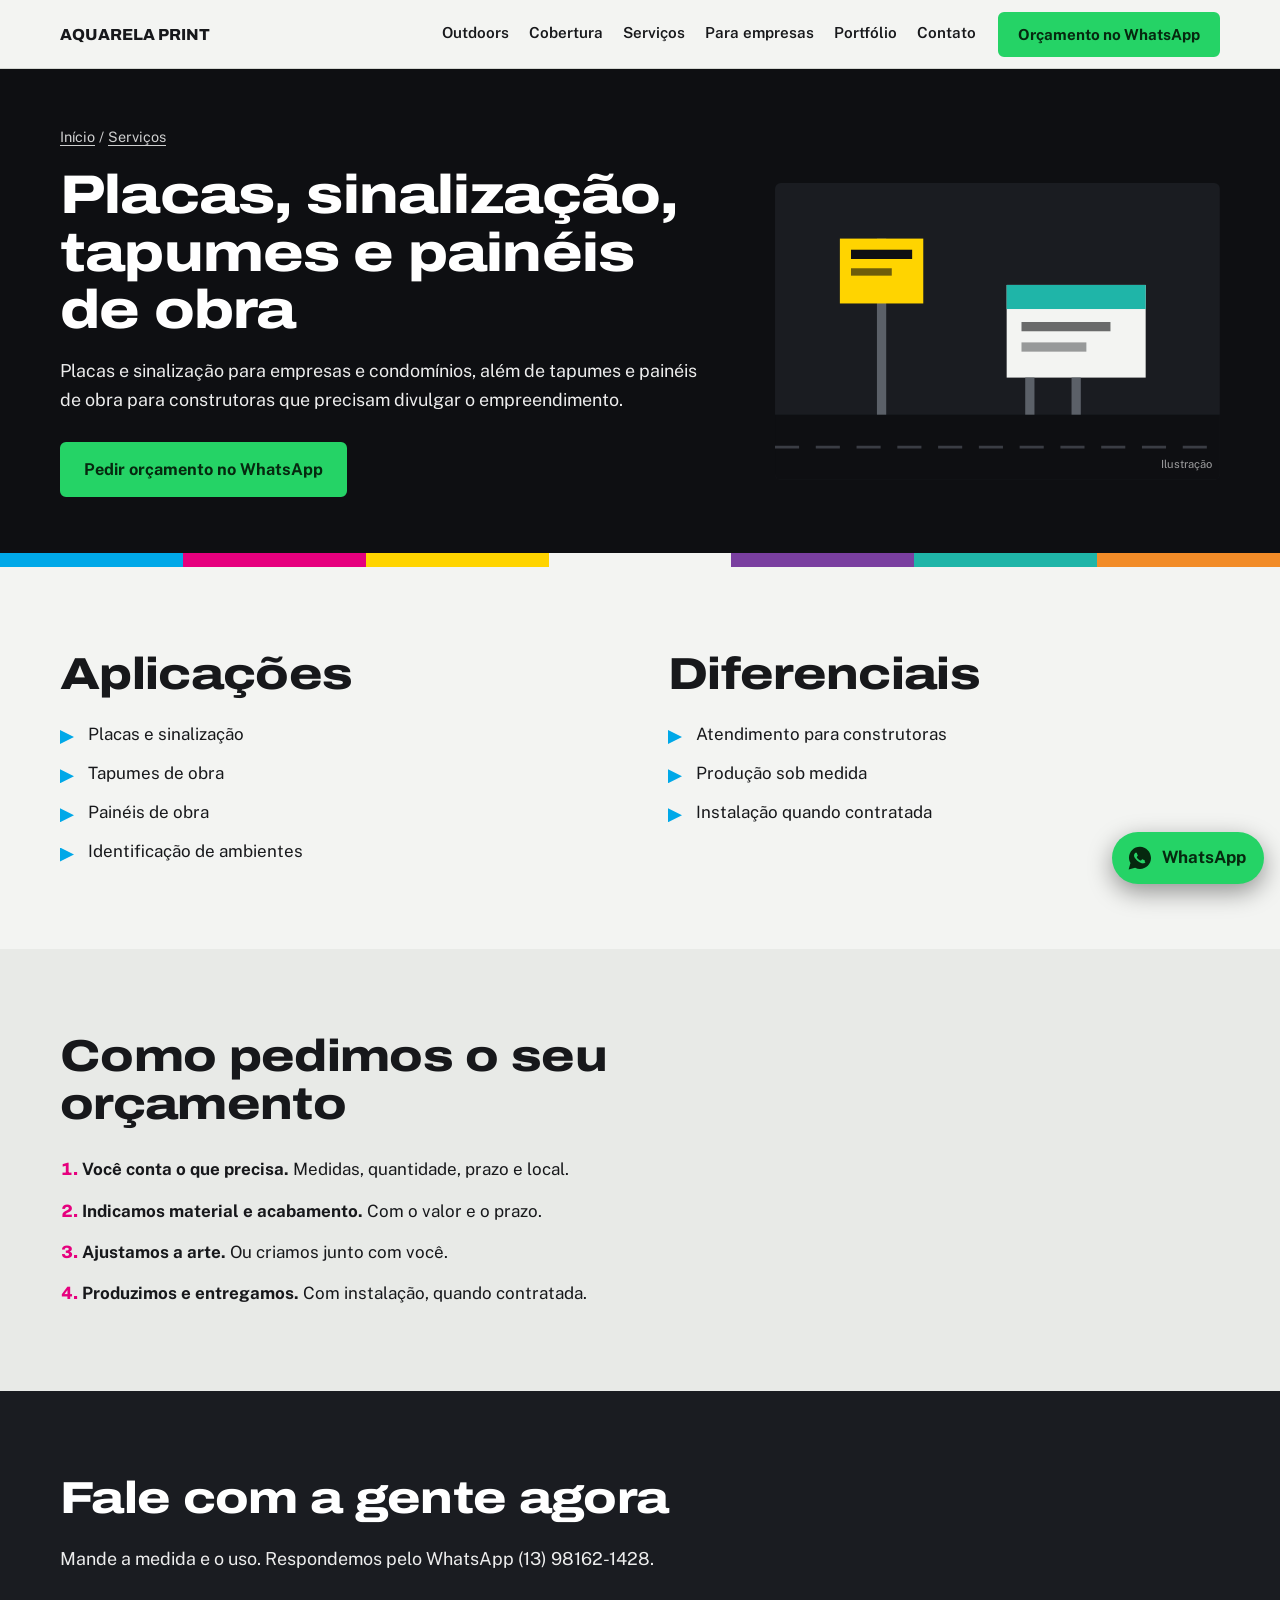
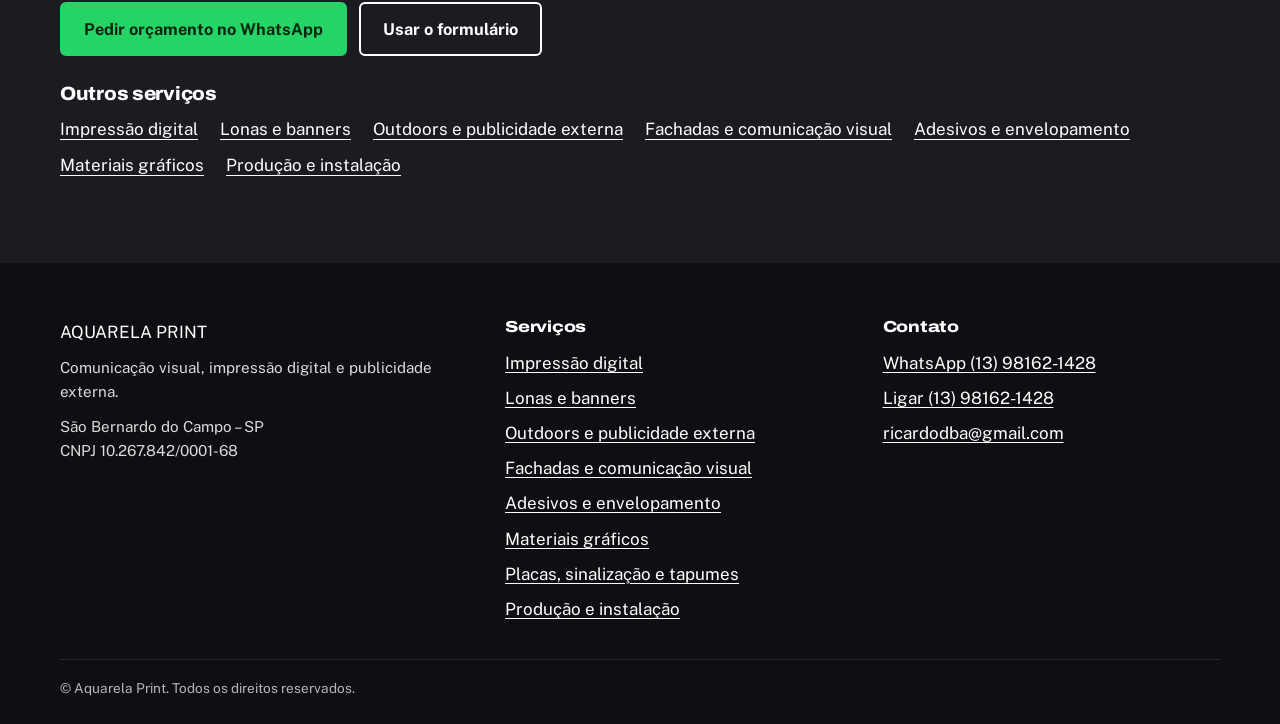
<file: placas-sinalizacao.html>
<!doctype html><html lang="pt-BR"><head><meta charset="utf-8"><meta name="viewport" content="width=device-width,initial-scale=1">
<title>Placas, sinalização, tapumes e painéis de obra | Aquarela Print</title><meta name="description" content="Placas e sinalização, tapumes e painéis de obra para construtoras e empresas em São Bernardo do Campo."><link rel="canonical" href="https://aquarelaprint.com/placas-sinalizacao.html">
<meta property="og:title" content="Placas, sinalização, tapumes e painéis de obra | Aquarela Print"><meta property="og:description" content="Placas e sinalização, tapumes e painéis de obra para construtoras e empresas em São Bernardo do Campo."><meta property="og:type" content="website"><meta property="og:locale" content="pt_BR">
<meta name="theme-color" content="#0E0F12"><link rel="preconnect" href="https://fonts.googleapis.com"><link rel="preconnect" href="https://fonts.gstatic.com" crossorigin><link href="https://fonts.googleapis.com/css2?family=Archivo:wdth,wght@62..125,500..900&family=Public+Sans:wght@400;500;600;700&display=swap" rel="stylesheet"><link rel="stylesheet" href="style.css">
<script async src="https://www.googletagmanager.com/gtag/js?id=AW-980950224"></script><script>window.dataLayer=window.dataLayer||[];function gtag(){dataLayer.push(arguments)}gtag('js',new Date());gtag('config','AW-980950224');</script>
<script type="application/ld+json">{"@context": "https://schema.org", "@type": "LocalBusiness", "name": "Aquarela Print", "telephone": "+55 13 98162-1428", "email": "ricardodba@gmail.com", "address": {"@type": "PostalAddress", "addressLocality": "São Bernardo do Campo", "addressRegion": "SP", "addressCountry": "BR"}, "description": "Comunicação visual, impressão digital e publicidade externa (outdoors, empenas e front light).", "taxID": "10.267.842/0001-68", "areaServed": ["São Bernardo do Campo", "Diadema", "Santo André", "Osasco", "Guarujá", "Balneário Camboriú"]}</script></head><body><a class="skip" href="#conteudo">Ir para o conteúdo</a>
<header class="top"><div class="wrap bar">
<a class="brand" href="index.html" aria-label="Aquarela Print, página inicial"><img src="https://decoracao.my.canva.site/aquarela/_assets/media/0cb3f3290da6b98d452fd7c65475c910.png" alt="Aquarela Print" width="170" height="73" onerror="this.replaceWith(document.createTextNode('AQUARELA PRINT'))"></a>
<nav aria-label="Principal"><a href="index.html#publicidade">Outdoors</a><a href="index.html#cobertura">Cobertura</a><a href="index.html#servicos">Serviços</a><a href="index.html#empresas">Para empresas</a><a href="index.html#portfolio">Portfólio</a><a href="index.html#contato">Contato</a></nav>
<a class="btn wa" href="https://wa.me/5513981621428?text=Ol%C3%A1%21%20Vim%20pelo%20site%20da%20Aquarela%20Print%20e%20gostaria%20de%20um%20or%C3%A7amento." target="_blank" rel="noopener">Orçamento no WhatsApp</a>
</div></header><main id="conteudo"><section class="phero"><div class="wrap"><p class="crumb"><a href="index.html">Início</a> / <a href="index.html#servicos">Serviços</a></p>
<div class="ptwo"><div><h1>Placas, sinalização, tapumes e painéis de obra</h1><p class="lead">Placas e sinalização para empresas e condomínios, além de tapumes e painéis de obra para construtoras que precisam divulgar o empreendimento.</p>
<div class="cta"><a class="btn big wa" href="https://wa.me/5513981621428?text=Ol%C3%A1%21%20Gostaria%20de%20um%20or%C3%A7amento%20de%20placas%2C%20sinaliza%C3%A7%C3%A3o%20e%20tapumes%20com%20a%20Aquarela%20Print." target="_blank" rel="noopener">Pedir orçamento no WhatsApp</a></div></div><div class="ill"><svg viewBox="0 0 480 320" role="img" aria-label="Ilustração" xmlns="http://www.w3.org/2000/svg"><rect width="480" height="320" fill="#1A1C21"/><rect y="250" width="480" height="70" fill="#0E0F12"/><path d="M0 285h480" stroke="#3a3d44" stroke-width="3" stroke-dasharray="26 18"/><rect x="110" y="60" width="10" height="190" fill="#5b6068"/><rect x="70" y="60" width="90" height="70" fill="#FFD400"/><rect x="82" y="72" width="66" height="10" fill="#0E0F12"/><rect x="82" y="92" width="44" height="8" fill="#0E0F12" opacity=".6"/><rect x="250" y="110" width="150" height="100" fill="#F3F4F2"/><rect x="250" y="110" width="150" height="26" fill="#1FB5A8"/><rect x="266" y="150" width="96" height="10" fill="#0E0F12" opacity=".6"/><rect x="266" y="172" width="70" height="10" fill="#0E0F12" opacity=".4"/><rect x="320" y="210" width="10" height="40" fill="#5b6068"/><rect x="270" y="210" width="10" height="40" fill="#5b6068"/></svg><span>Ilustração</span></div></div></div><div class="strip" aria-hidden="true"><i style="--c:#00A8E8"></i><i style="--c:#E6007E"></i><i style="--c:#FFD400"></i><i style="--c:#F3F4F2"></i><i style="--c:#7A3FA0"></i><i style="--c:#1FB5A8"></i><i style="--c:#F28C28"></i></div></section>
<section class="sec"><div class="wrap two">
<div><h2>Aplicações</h2><ul class="tick"><li>Placas e sinalização</li><li>Tapumes de obra</li><li>Painéis de obra</li><li>Identificação de ambientes</li></ul></div>
<div><h2>Diferenciais</h2><ul class="tick"><li>Atendimento para construtoras</li><li>Produção sob medida</li><li>Instalação quando contratada</li></ul></div></div></section>
<section class="sec soft"><div class="wrap"><h2>Como pedimos o seu orçamento</h2>
<ol class="steps"><li><strong>Você conta o que precisa.</strong> Medidas, quantidade, prazo e local.</li><li><strong>Indicamos material e acabamento.</strong> Com o valor e o prazo.</li><li><strong>Ajustamos a arte.</strong> Ou criamos junto com você.</li><li><strong>Produzimos e entregamos.</strong> Com instalação, quando contratada.</li></ol></div></section>
<section class="sec ink"><div class="wrap"><h2>Fale com a gente agora</h2><p class="lead">Mande a medida e o uso. Respondemos pelo WhatsApp (13) 98162-1428.</p>
<div class="cta"><a class="btn big wa" href="https://wa.me/5513981621428?text=Ol%C3%A1%21%20Gostaria%20de%20um%20or%C3%A7amento%20de%20placas%2C%20sinaliza%C3%A7%C3%A3o%20e%20tapumes%20com%20a%20Aquarela%20Print." target="_blank" rel="noopener">Pedir orçamento no WhatsApp</a><a class="btn big ghost lt" href="index.html#contato">Usar o formulário</a></div>
<h3 class="sub">Outros serviços</h3><ul class="olist"><li><a href="impressao-digital.html">Impressão digital</a></li><li><a href="lonas-banners.html">Lonas e banners</a></li><li><a href="outdoors-publicidade-externa.html">Outdoors e publicidade externa</a></li><li><a href="fachadas-comunicacao-visual.html">Fachadas e comunicação visual</a></li><li><a href="adesivos-envelopamento.html">Adesivos e envelopamento</a></li><li><a href="materiais-graficos.html">Materiais gráficos</a></li><li><a href="producao-instalacao.html">Produção e instalação</a></li></ul></div></section></main><footer class="foot"><div class="wrap fgrid">
<div><img class="flogo" src="https://decoracao.my.canva.site/aquarela/_assets/media/0cb3f3290da6b98d452fd7c65475c910.png" alt="Aquarela Print" width="150" height="65" onerror="this.replaceWith(document.createTextNode('AQUARELA PRINT'))">
<p>Comunicação visual, impressão digital e publicidade externa.</p><p>São Bernardo do Campo – SP<br>CNPJ 10.267.842/0001-68</p></div>
<div><h2>Serviços</h2><ul><li><a href="impressao-digital.html">Impressão digital</a></li><li><a href="lonas-banners.html">Lonas e banners</a></li><li><a href="outdoors-publicidade-externa.html">Outdoors e publicidade externa</a></li><li><a href="fachadas-comunicacao-visual.html">Fachadas e comunicação visual</a></li><li><a href="adesivos-envelopamento.html">Adesivos e envelopamento</a></li><li><a href="materiais-graficos.html">Materiais gráficos</a></li><li><a href="placas-sinalizacao.html">Placas, sinalização e tapumes</a></li><li><a href="producao-instalacao.html">Produção e instalação</a></li></ul></div>
<div><h2>Contato</h2><ul><li><a href="https://wa.me/5513981621428" target="_blank" rel="noopener">WhatsApp (13) 98162-1428</a></li><li><a href="tel:+5513981621428">Ligar (13) 98162-1428</a></li><li><a href="mailto:ricardodba@gmail.com">ricardodba@gmail.com</a></li></ul></div>
</div><div class="wrap copy">© Aquarela Print. Todos os direitos reservados.</div></footer>
<a class="float" href="https://wa.me/5513981621428?text=Ol%C3%A1%21%20Vim%20pelo%20site%20da%20Aquarela%20Print%20e%20gostaria%20de%20um%20or%C3%A7amento." target="_blank" rel="noopener" aria-label="Chamar no WhatsApp"><svg viewBox="0 0 32 32" width="28" height="28" aria-hidden="true"><path fill="currentColor" d="M16 3C9 3 3.4 8.6 3.4 15.5c0 2.3.6 4.4 1.7 6.3L3 29l7.4-2c1.8 1 3.7 1.500 5.600 1.500 7 0 12.600-5.600 12.600-12.500S23 3 16 3zm6.300 17.500c-.3.800-1.600 1.500-2.200 1.600-.6.100-1.300.1-2.100-.1-.5-.2-1.100-.4-1.900-.8-3.300-1.400-5.400-4.700-5.600-4.900-.2-.2-1.300-1.700-1.300-3.200s.8-2.300 1.100-2.600c.3-.3.600-.4.800-.4h.6c.2 0 .5-.1.700.5.300.600.900 2.100 1 2.200.1.200.1.400 0 .6-.1.200-.2.400-.4.600l-.5.600c-.2.200-.3.400-.1.700.2.300.8 1.300 1.700 2.100 1.100 1 2.100 1.300 2.400 1.500.3.100.5.100.7-.1.200-.3.800-.9 1-1.200.2-.3.400-.2.700-.1.300.1 1.800.9 2.100 1 .3.200.5.200.6.400.1.100.1.800-.2 1.600z"/></svg><span>WhatsApp</span></a>
<script src="site.js" defer></script></body></html>
</file>
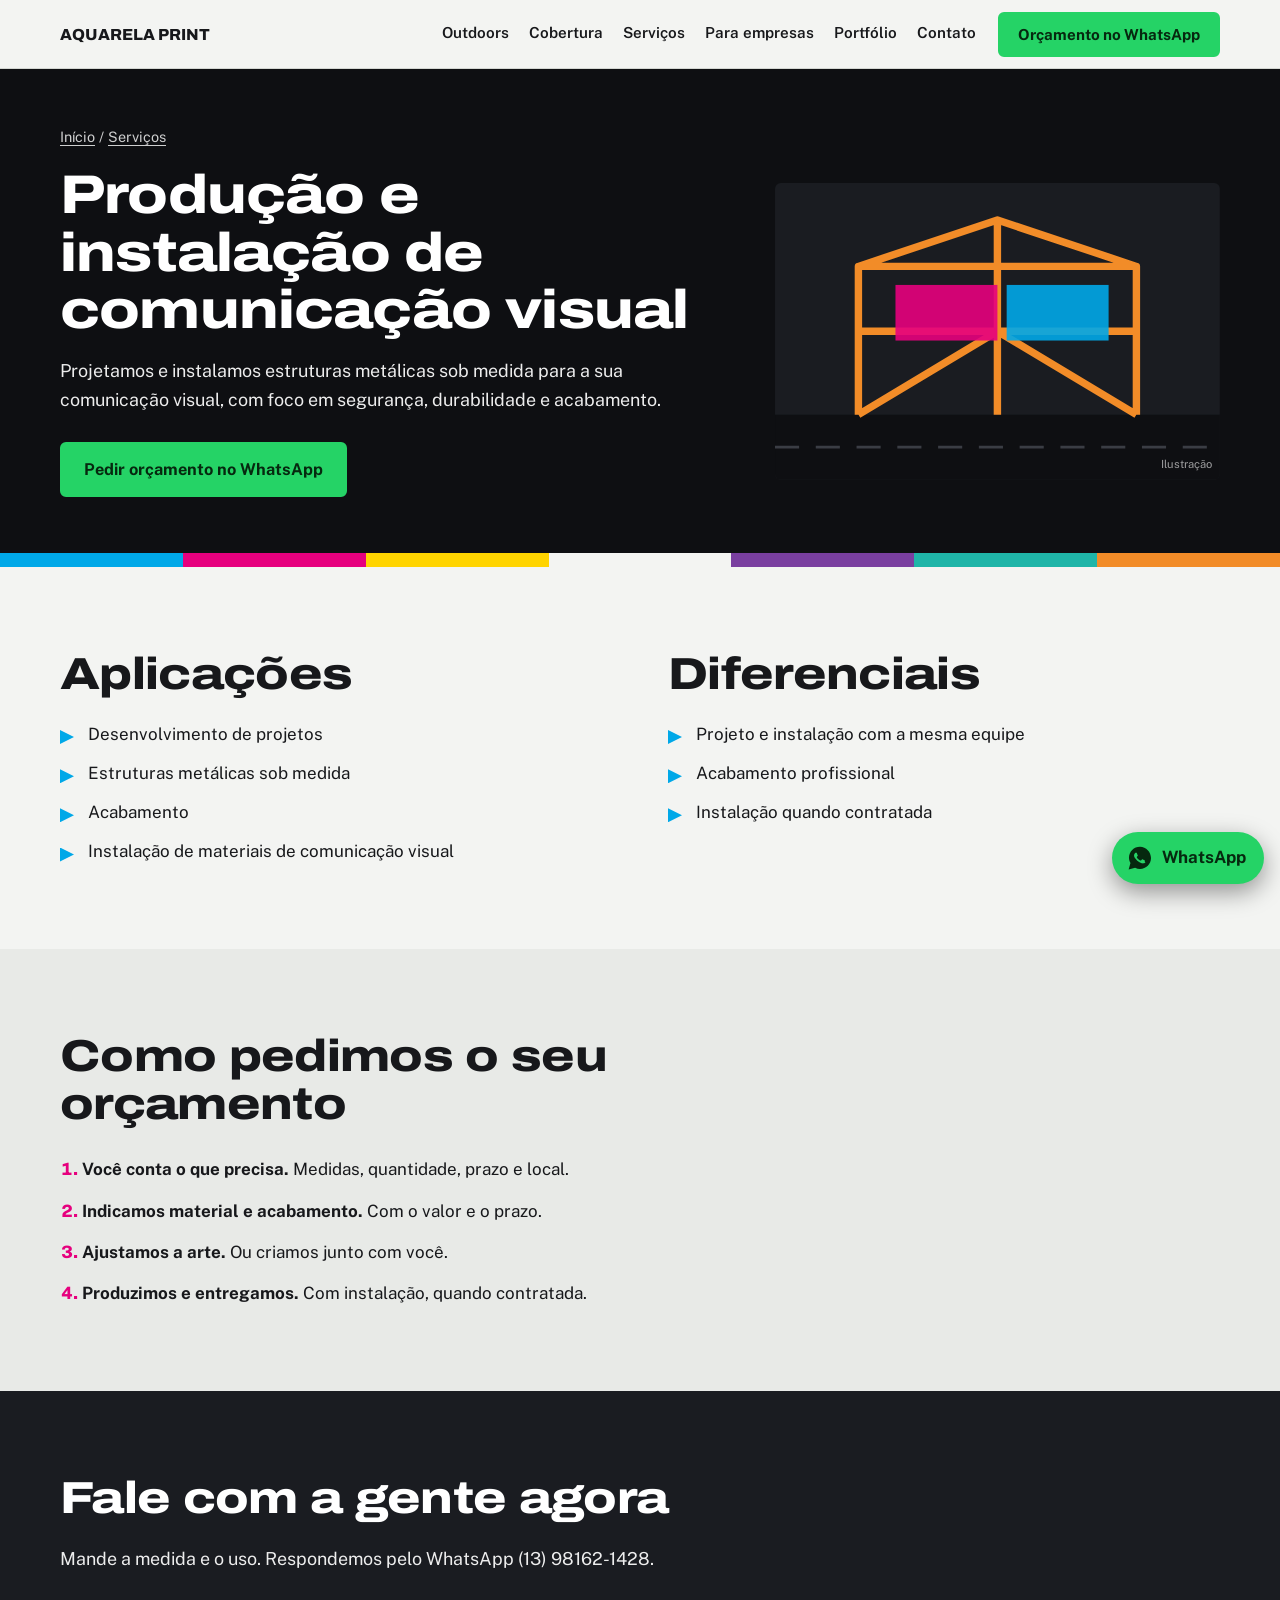
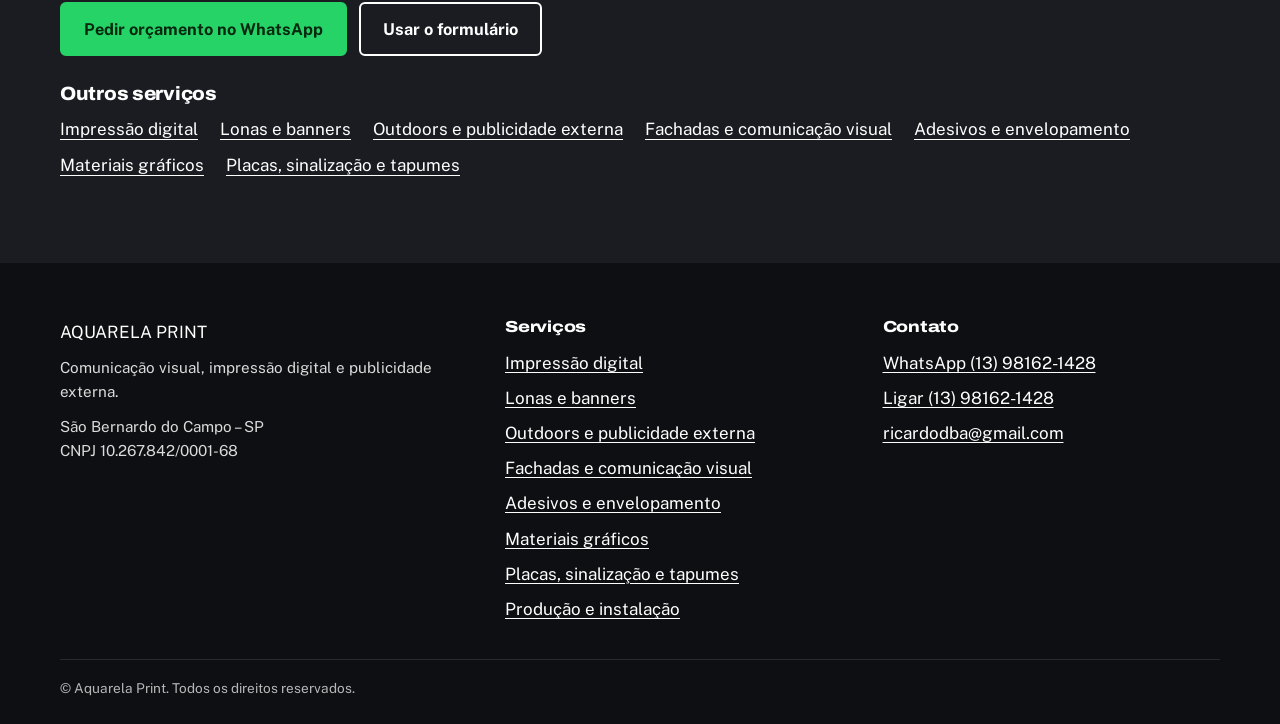
<file: producao-instalacao.html>
<!doctype html><html lang="pt-BR"><head><meta charset="utf-8"><meta name="viewport" content="width=device-width,initial-scale=1">
<title>Produção e instalação de comunicação visual | Aquarela Print</title><meta name="description" content="Desenvolvimento de projetos, estruturas metálicas sob medida, acabamento e instalação de comunicação visual."><link rel="canonical" href="https://aquarelaprint.com/producao-instalacao.html">
<meta property="og:title" content="Produção e instalação de comunicação visual | Aquarela Print"><meta property="og:description" content="Desenvolvimento de projetos, estruturas metálicas sob medida, acabamento e instalação de comunicação visual."><meta property="og:type" content="website"><meta property="og:locale" content="pt_BR">
<meta name="theme-color" content="#0E0F12"><link rel="preconnect" href="https://fonts.googleapis.com"><link rel="preconnect" href="https://fonts.gstatic.com" crossorigin><link href="https://fonts.googleapis.com/css2?family=Archivo:wdth,wght@62..125,500..900&family=Public+Sans:wght@400;500;600;700&display=swap" rel="stylesheet"><link rel="stylesheet" href="style.css">
<script async src="https://www.googletagmanager.com/gtag/js?id=AW-980950224"></script><script>window.dataLayer=window.dataLayer||[];function gtag(){dataLayer.push(arguments)}gtag('js',new Date());gtag('config','AW-980950224');</script>
<script type="application/ld+json">{"@context": "https://schema.org", "@type": "LocalBusiness", "name": "Aquarela Print", "telephone": "+55 13 98162-1428", "email": "ricardodba@gmail.com", "address": {"@type": "PostalAddress", "addressLocality": "São Bernardo do Campo", "addressRegion": "SP", "addressCountry": "BR"}, "description": "Comunicação visual, impressão digital e publicidade externa (outdoors, empenas e front light).", "taxID": "10.267.842/0001-68", "areaServed": ["São Bernardo do Campo", "Diadema", "Santo André", "Osasco", "Guarujá", "Balneário Camboriú"]}</script></head><body><a class="skip" href="#conteudo">Ir para o conteúdo</a>
<header class="top"><div class="wrap bar">
<a class="brand" href="index.html" aria-label="Aquarela Print, página inicial"><img src="https://decoracao.my.canva.site/aquarela/_assets/media/0cb3f3290da6b98d452fd7c65475c910.png" alt="Aquarela Print" width="170" height="73" onerror="this.replaceWith(document.createTextNode('AQUARELA PRINT'))"></a>
<nav aria-label="Principal"><a href="index.html#publicidade">Outdoors</a><a href="index.html#cobertura">Cobertura</a><a href="index.html#servicos">Serviços</a><a href="index.html#empresas">Para empresas</a><a href="index.html#portfolio">Portfólio</a><a href="index.html#contato">Contato</a></nav>
<a class="btn wa" href="https://wa.me/5513981621428?text=Ol%C3%A1%21%20Vim%20pelo%20site%20da%20Aquarela%20Print%20e%20gostaria%20de%20um%20or%C3%A7amento." target="_blank" rel="noopener">Orçamento no WhatsApp</a>
</div></header><main id="conteudo"><section class="phero"><div class="wrap"><p class="crumb"><a href="index.html">Início</a> / <a href="index.html#servicos">Serviços</a></p>
<div class="ptwo"><div><h1>Produção e instalação de comunicação visual</h1><p class="lead">Projetamos e instalamos estruturas metálicas sob medida para a sua comunicação visual, com foco em segurança, durabilidade e acabamento.</p>
<div class="cta"><a class="btn big wa" href="https://wa.me/5513981621428?text=Ol%C3%A1%21%20Gostaria%20de%20um%20or%C3%A7amento%20de%20produ%C3%A7%C3%A3o%20e%20instala%C3%A7%C3%A3o%20com%20a%20Aquarela%20Print." target="_blank" rel="noopener">Pedir orçamento no WhatsApp</a></div></div><div class="ill"><svg viewBox="0 0 480 320" role="img" aria-label="Ilustração" xmlns="http://www.w3.org/2000/svg"><rect width="480" height="320" fill="#1A1C21"/><rect y="250" width="480" height="70" fill="#0E0F12"/><path d="M0 285h480" stroke="#3a3d44" stroke-width="3" stroke-dasharray="26 18"/><path d="M90 250V90h300v160M90 90l150-50 150 50M90 160h300M240 40v210M90 250l150-90 150 90" fill="none" stroke="#F28C28" stroke-width="8" stroke-linejoin="round"/><rect x="130" y="110" width="110" height="60" fill="#E6007E" opacity=".9"/><rect x="250" y="110" width="110" height="60" fill="#00A8E8" opacity=".9"/></svg><span>Ilustração</span></div></div></div><div class="strip" aria-hidden="true"><i style="--c:#00A8E8"></i><i style="--c:#E6007E"></i><i style="--c:#FFD400"></i><i style="--c:#F3F4F2"></i><i style="--c:#7A3FA0"></i><i style="--c:#1FB5A8"></i><i style="--c:#F28C28"></i></div></section>
<section class="sec"><div class="wrap two">
<div><h2>Aplicações</h2><ul class="tick"><li>Desenvolvimento de projetos</li><li>Estruturas metálicas sob medida</li><li>Acabamento</li><li>Instalação de materiais de comunicação visual</li></ul></div>
<div><h2>Diferenciais</h2><ul class="tick"><li>Projeto e instalação com a mesma equipe</li><li>Acabamento profissional</li><li>Instalação quando contratada</li></ul></div></div></section>
<section class="sec soft"><div class="wrap"><h2>Como pedimos o seu orçamento</h2>
<ol class="steps"><li><strong>Você conta o que precisa.</strong> Medidas, quantidade, prazo e local.</li><li><strong>Indicamos material e acabamento.</strong> Com o valor e o prazo.</li><li><strong>Ajustamos a arte.</strong> Ou criamos junto com você.</li><li><strong>Produzimos e entregamos.</strong> Com instalação, quando contratada.</li></ol></div></section>
<section class="sec ink"><div class="wrap"><h2>Fale com a gente agora</h2><p class="lead">Mande a medida e o uso. Respondemos pelo WhatsApp (13) 98162-1428.</p>
<div class="cta"><a class="btn big wa" href="https://wa.me/5513981621428?text=Ol%C3%A1%21%20Gostaria%20de%20um%20or%C3%A7amento%20de%20produ%C3%A7%C3%A3o%20e%20instala%C3%A7%C3%A3o%20com%20a%20Aquarela%20Print." target="_blank" rel="noopener">Pedir orçamento no WhatsApp</a><a class="btn big ghost lt" href="index.html#contato">Usar o formulário</a></div>
<h3 class="sub">Outros serviços</h3><ul class="olist"><li><a href="impressao-digital.html">Impressão digital</a></li><li><a href="lonas-banners.html">Lonas e banners</a></li><li><a href="outdoors-publicidade-externa.html">Outdoors e publicidade externa</a></li><li><a href="fachadas-comunicacao-visual.html">Fachadas e comunicação visual</a></li><li><a href="adesivos-envelopamento.html">Adesivos e envelopamento</a></li><li><a href="materiais-graficos.html">Materiais gráficos</a></li><li><a href="placas-sinalizacao.html">Placas, sinalização e tapumes</a></li></ul></div></section></main><footer class="foot"><div class="wrap fgrid">
<div><img class="flogo" src="https://decoracao.my.canva.site/aquarela/_assets/media/0cb3f3290da6b98d452fd7c65475c910.png" alt="Aquarela Print" width="150" height="65" onerror="this.replaceWith(document.createTextNode('AQUARELA PRINT'))">
<p>Comunicação visual, impressão digital e publicidade externa.</p><p>São Bernardo do Campo – SP<br>CNPJ 10.267.842/0001-68</p></div>
<div><h2>Serviços</h2><ul><li><a href="impressao-digital.html">Impressão digital</a></li><li><a href="lonas-banners.html">Lonas e banners</a></li><li><a href="outdoors-publicidade-externa.html">Outdoors e publicidade externa</a></li><li><a href="fachadas-comunicacao-visual.html">Fachadas e comunicação visual</a></li><li><a href="adesivos-envelopamento.html">Adesivos e envelopamento</a></li><li><a href="materiais-graficos.html">Materiais gráficos</a></li><li><a href="placas-sinalizacao.html">Placas, sinalização e tapumes</a></li><li><a href="producao-instalacao.html">Produção e instalação</a></li></ul></div>
<div><h2>Contato</h2><ul><li><a href="https://wa.me/5513981621428" target="_blank" rel="noopener">WhatsApp (13) 98162-1428</a></li><li><a href="tel:+5513981621428">Ligar (13) 98162-1428</a></li><li><a href="mailto:ricardodba@gmail.com">ricardodba@gmail.com</a></li></ul></div>
</div><div class="wrap copy">© Aquarela Print. Todos os direitos reservados.</div></footer>
<a class="float" href="https://wa.me/5513981621428?text=Ol%C3%A1%21%20Vim%20pelo%20site%20da%20Aquarela%20Print%20e%20gostaria%20de%20um%20or%C3%A7amento." target="_blank" rel="noopener" aria-label="Chamar no WhatsApp"><svg viewBox="0 0 32 32" width="28" height="28" aria-hidden="true"><path fill="currentColor" d="M16 3C9 3 3.4 8.6 3.4 15.5c0 2.3.6 4.4 1.7 6.3L3 29l7.4-2c1.8 1 3.7 1.500 5.600 1.500 7 0 12.600-5.600 12.600-12.500S23 3 16 3zm6.300 17.500c-.3.800-1.600 1.500-2.200 1.600-.6.100-1.300.1-2.100-.1-.5-.2-1.100-.4-1.900-.8-3.300-1.400-5.400-4.700-5.600-4.900-.2-.2-1.300-1.700-1.300-3.200s.8-2.300 1.100-2.600c.3-.3.600-.4.800-.4h.6c.2 0 .5-.1.700.5.300.600.900 2.100 1 2.200.1.200.1.400 0 .6-.1.200-.2.400-.4.600l-.5.600c-.2.200-.3.400-.1.700.2.300.8 1.300 1.700 2.100 1.100 1 2.100 1.300 2.400 1.500.3.100.5.100.7-.1.200-.3.800-.9 1-1.200.2-.3.400-.2.700-.1.300.1 1.800.9 2.100 1 .3.200.5.200.6.400.1.100.1.800-.2 1.600z"/></svg><span>WhatsApp</span></a>
<script src="site.js" defer></script></body></html>
</file>
<file: style.css>
:root{--ink:#0E0F12;--ink2:#1A1C21;--paper:#F3F4F2;--soft:#E8EAE7;--line:#D3D6D2;--cy:#00A8E8;--mg:#E6007E;--ye:#FFD400;--wa:#25D366;--tx:#17181B;--mute:#5B6068;--r:6px}
*{box-sizing:border-box}html{scroll-behavior:smooth}
body{margin:0;background:var(--paper);color:var(--tx);font:400 17px/1.6 "Public Sans",system-ui,Arial,sans-serif;-webkit-font-smoothing:antialiased}
img{max-width:100%;height:auto;display:block}a{color:inherit}
h1,h2,h3{font-family:"Archivo","Arial Black",Impact,sans-serif;font-stretch:120%;font-weight:800;line-height:1.06;letter-spacing:-.015em;margin:0}
h1{font-size:clamp(2.3rem,6.2vw,4.6rem)}h2{font-size:clamp(1.7rem,3.8vw,2.8rem);margin-bottom:.5em;max-width:22ch}h3{font-size:1.2rem;font-stretch:105%}
.wrap{width:min(1160px,100% - 40px);margin-inline:auto}
.skip{position:absolute;left:-999px;top:0;background:var(--ye);color:var(--ink);padding:10px 14px;z-index:99}.skip:focus{left:0}
:focus-visible{outline:3px solid var(--cy);outline-offset:3px}
.top{position:sticky;top:0;z-index:20;background:var(--paper);border-bottom:1px solid var(--line)}
.bar{display:flex;align-items:center;gap:22px;min-height:68px;padding-block:6px}
.brand{display:block;width:150px;flex:none;font:800 1rem "Archivo",sans-serif;text-decoration:none}.brand img{width:150px;height:auto}
nav{display:flex;gap:20px;margin-left:auto}nav a{text-decoration:none;font-weight:600;font-size:.95rem;padding:6px 0;border-bottom:2px solid transparent}nav a:hover{border-color:var(--mg)}
.btn{display:inline-flex;align-items:center;justify-content:center;gap:8px;padding:11px 18px;border-radius:var(--r);font:700 .95rem "Public Sans",sans-serif;text-decoration:none;background:var(--ink);color:#fff;border:2px solid var(--ink);cursor:pointer;line-height:1.25;text-align:center}
.btn.wa{background:var(--wa);border-color:var(--wa);color:#06280F}.btn.wa:hover{filter:brightness(.95)}
.btn.ghost{background:transparent;color:inherit;border-color:currentColor}.btn.ghost.lt{color:#fff}
.btn.big{padding:15px 22px;font-size:1.02rem}
.hero{background:var(--ink);color:#fff;position:relative;padding:56px 0 0;overflow:hidden}
.hgrid{display:grid;grid-template-columns:1.25fr .75fr;gap:48px;align-items:center;padding-bottom:64px}
.lead{font-size:1.12rem;max-width:58ch;color:inherit;opacity:.92;margin:18px 0 0}
.cta{display:flex;flex-wrap:wrap;gap:12px;margin-top:28px}.small{font-size:.9rem;opacity:.75;margin:14px 0 0}
.sheet{position:relative;margin:0;padding:22px;max-width:340px;justify-self:center}
.sheet img{width:100%;aspect-ratio:9/16;object-fit:cover;background:var(--ink2)}.sheet.noimg img{visibility:hidden}.sheet.noimg{background:var(--ink2)}
.sheet figcaption,.gal figcaption{font-size:.85rem;opacity:.75;margin-top:8px}
.m{position:absolute;width:22px;height:22px;border:0 solid #fff}.tl{left:0;top:0;border-width:2px 0 0 2px}.tr{right:0;top:0;border-width:2px 2px 0 0}.bl{left:0;bottom:30px;border-width:0 0 2px 2px}.br{right:0;bottom:30px;border-width:0 2px 2px 0}
.strip{display:flex;height:14px}.strip i{flex:1;background:var(--c);transform-origin:left;animation:ink .9s cubic-bezier(.2,.7,.2,1) both}
.strip i:nth-child(2){animation-delay:.08s}.strip i:nth-child(3){animation-delay:.16s}.strip i:nth-child(4){animation-delay:.24s}.strip i:nth-child(5){animation-delay:.32s}.strip i:nth-child(6){animation-delay:.4s}.strip i:nth-child(7){animation-delay:.48s}
@keyframes ink{from{transform:scaleX(0)}to{transform:scaleX(1)}}
.sec{padding:84px 0}.sec.soft{background:var(--soft)}.sec.dark{background:var(--ink);color:#fff}.sec.ink{background:var(--ink2);color:#fff}
.two{display:grid;grid-template-columns:1fr 1fr;gap:56px;align-items:start}
.fmts{display:grid;grid-template-columns:repeat(3,1fr);gap:0;margin-top:40px;border-top:2px solid #fff}
.fmt{padding:28px 28px 28px 0;border-right:1px solid #ffffff33}.fmt+.fmt{padding-left:28px}.fmt:last-child{border-right:0}
.fmt svg{width:120px;height:70px;color:var(--ye);margin-bottom:16px}.fmt p{margin:8px 0 0;opacity:.85}
.note{margin-top:22px;padding-left:14px;border-left:3px solid var(--ye);font-size:.95rem}
.rows{list-style:none;margin:36px 0 0;padding:0;border-top:2px solid var(--ink)}
.rows a{display:grid;grid-template-columns:1.1fr 1.4fr auto;gap:20px;align-items:center;padding:22px 8px;border-bottom:1px solid var(--line);text-decoration:none;position:relative}
.rows a:hover{background:#fff}.rows a:hover .ra{background:var(--ink);color:#fff}
.rn{font:800 1.3rem "Archivo",sans-serif;font-stretch:112%}.rd{color:var(--mute)}.ra{font-weight:700;font-size:.9rem;padding:8px 14px;border:2px solid var(--ink);border-radius:var(--r)}
.ph{margin:0;background:#fff;padding:24px;border-radius:var(--r)}.ph.noimg img{visibility:hidden;min-height:140px}
.link{font-weight:700;text-underline-offset:4px}
.chips{display:flex;flex-wrap:wrap;gap:10px;list-style:none;padding:0;margin:26px 0 0}.chips li{border:2px solid var(--ink);border-radius:99px;padding:7px 16px;font-weight:600}
.sub{margin:44px 0 12px}.cli{display:flex;flex-wrap:wrap;gap:8px 28px;list-style:none;padding:0;margin:0;font-weight:600}
.cli li{position:relative}.cli li+li:before{content:"";position:absolute;left:-15px;top:.6em;width:5px;height:5px;background:var(--mg);border-radius:50%}
.gal{display:grid;grid-template-columns:repeat(2,minmax(0,300px));gap:24px;margin-top:32px}.gal figure{margin:0}.gal img{width:100%;aspect-ratio:3/4;object-fit:cover;background:var(--ink2)}.gal .noimg img{visibility:hidden}
.why{list-style:none;padding:0;margin:32px 0 0;display:grid;grid-template-columns:repeat(2,1fr);gap:0 56px}.why li{padding:18px 0;border-top:1px solid var(--line)}
.chan{list-style:none;padding:0;margin:24px 0 0;display:grid;gap:10px;font-weight:600}.chan a{text-underline-offset:4px}
.form{display:grid;gap:14px}.form label{display:grid;gap:6px;font-weight:600;font-size:.95rem}
.form input,.form select,.form textarea{font:400 1rem "Public Sans",sans-serif;padding:12px 12px;border-radius:var(--r);border:2px solid #ffffff55;background:#101216;color:#fff;width:100%}
.form input:focus,.form select:focus,.form textarea:focus{border-color:var(--cy);outline:0}
.form .invalid{border-color:var(--mg)}
.phero{background:var(--ink);color:#fff;padding:56px 0 0}.phero .wrap{padding-bottom:56px}.phero h1{font-size:clamp(2rem,5vw,3.4rem);max-width:20ch}
.crumb{font-size:.9rem;opacity:.8;margin:0 0 18px}.crumb a{text-underline-offset:3px}
.tick{list-style:none;padding:0;margin:18px 0 0;display:grid;gap:12px}.tick li{padding-left:28px;position:relative}.tick li:before{content:"";position:absolute;left:0;top:.55em;width:14px;height:14px;background:var(--cy);clip-path:polygon(0 0,100% 50%,0 100%)}
.steps{margin:28px 0 0;padding-left:22px;display:grid;gap:14px;max-width:62ch}.steps li::marker{font-weight:800;color:var(--mg)}
.olist{list-style:none;padding:0;margin:0;display:flex;flex-wrap:wrap;gap:8px 22px}.olist a{text-underline-offset:4px}
.foot{background:var(--ink);color:#fff;padding:56px 0 24px}.foot h2{font-size:1rem;margin-bottom:14px;max-width:none}
.fgrid{display:grid;grid-template-columns:1.2fr 1fr 1fr;gap:40px}.foot ul{list-style:none;padding:0;margin:0;display:grid;gap:8px}.foot a{text-underline-offset:3px}.foot p{margin:10px 0 0;opacity:.85;font-size:.95rem}
.flogo{filter:brightness(0) invert(1)}.copy{margin-top:36px;padding-top:18px;border-top:1px solid #ffffff2a;font-size:.85rem;opacity:.7}
.float{position:fixed;right:16px;bottom:16px;z-index:30;display:flex;align-items:center;gap:8px;background:var(--wa);color:#06280F;padding:12px 18px 12px 14px;border-radius:99px;font-weight:700;text-decoration:none;box-shadow:0 8px 24px #0006}
@media (max-width:900px){nav{display:none}.bar{justify-content:space-between}.btn.wa:not(.big){padding:9px 12px;font-size:.85rem}
.hgrid,.two,.why,.fgrid{grid-template-columns:1fr}.hgrid{gap:36px}.sheet{max-width:260px;justify-self:start}.sec{padding:60px 0}
.fmts{grid-template-columns:1fr}.fmt,.fmt+.fmt{padding:24px 0;border-right:0;border-bottom:1px solid #ffffff33}
.rows a{grid-template-columns:1fr;gap:6px}.ra{justify-self:start;margin-top:6px}.gal{grid-template-columns:1fr 1fr;gap:12px}}
@media (max-width:480px){.wrap{width:calc(100% - 32px)}.brand,.brand img{width:120px}.btn.big{width:100%}.float span{display:none}.float{padding:14px}}
.ptwo{display:grid;grid-template-columns:1.2fr .8fr;gap:48px;align-items:center}.ill{margin:0;position:relative}.ill svg{width:100%;height:auto;display:block;border-radius:var(--r)}.ill span{position:absolute;right:8px;bottom:6px;font-size:.7rem;opacity:.6}
.cob{display:grid;grid-template-columns:1.1fr .9fr;gap:48px;align-items:center}.hub svg{width:100%;max-width:420px;height:auto;margin-inline:auto;display:block}
.chips.lt li{border-color:#fff}.sec.ink .sub{margin-top:28px}
@media (max-width:900px){.ptwo,.cob{grid-template-columns:1fr;gap:28px}.ill{max-width:420px}}
@media (prefers-reduced-motion:reduce){.strip i{animation:none}html{scroll-behavior:auto}}
</file>
